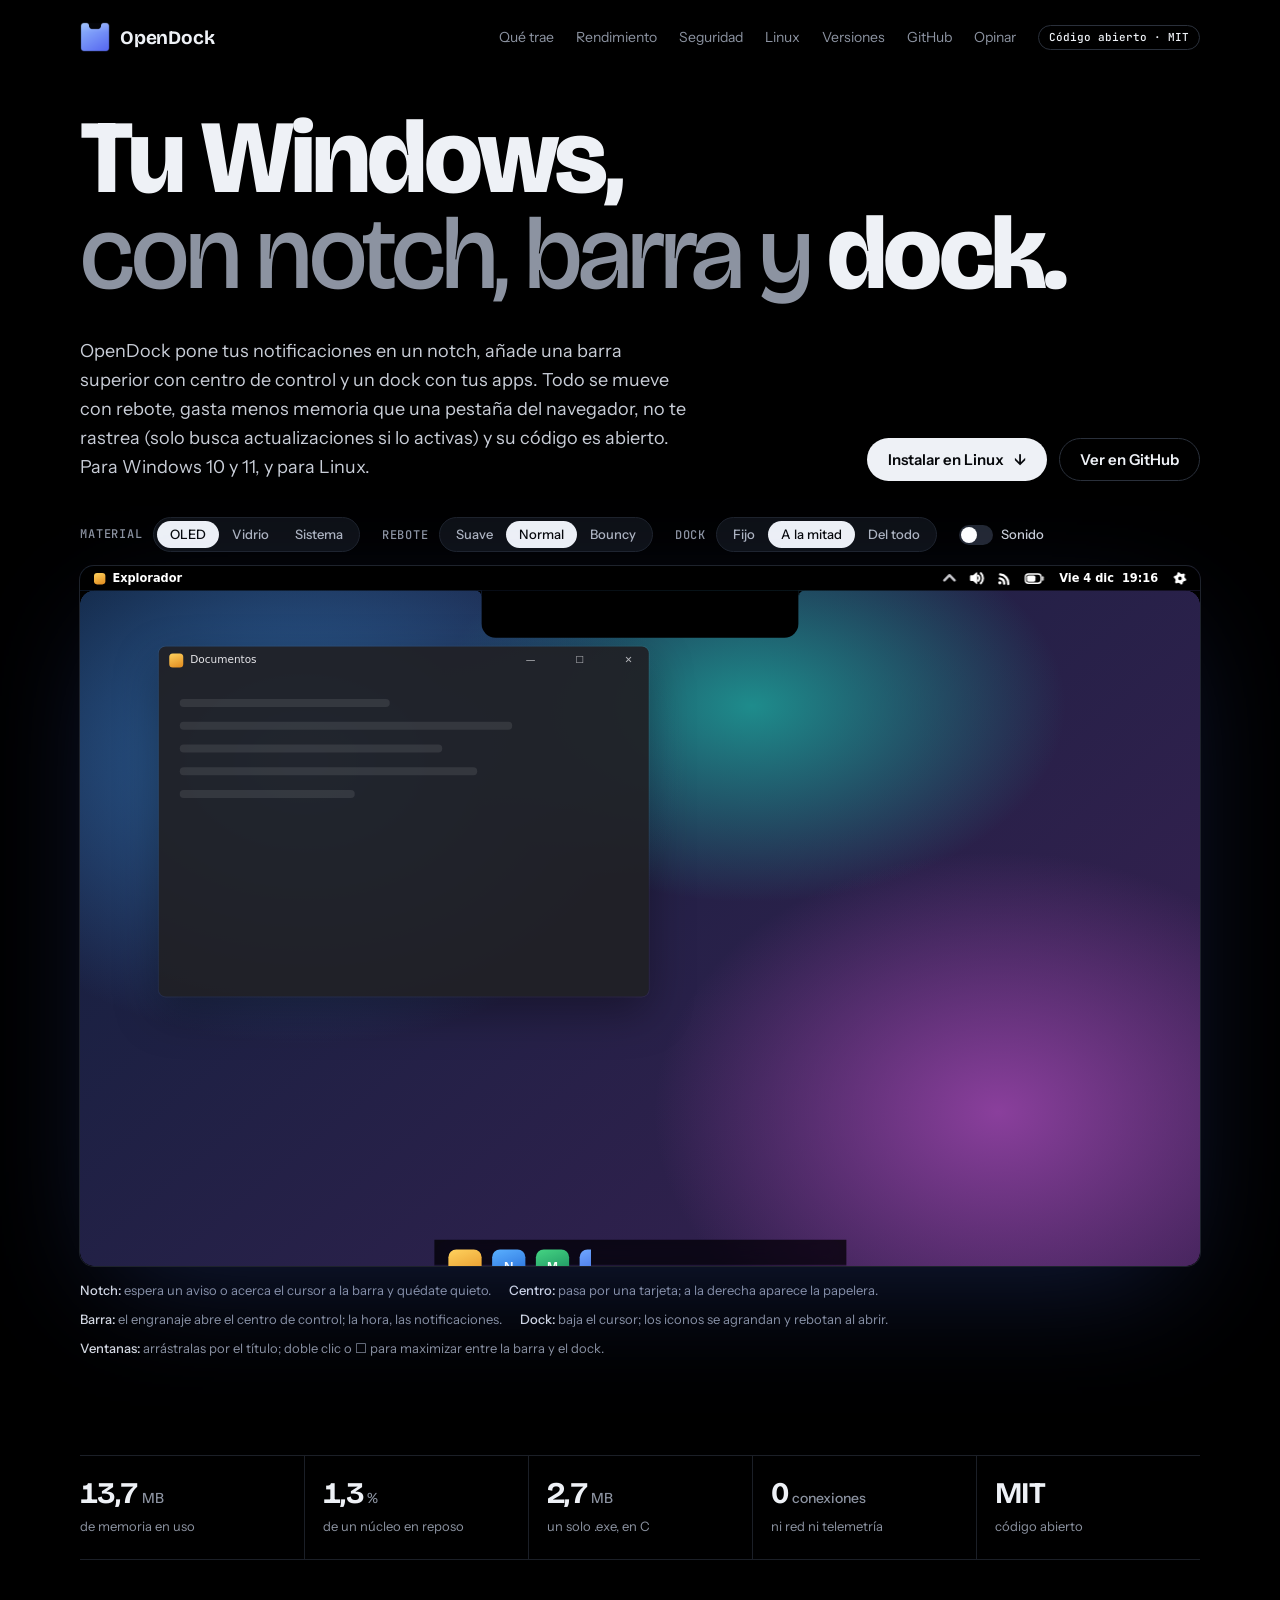
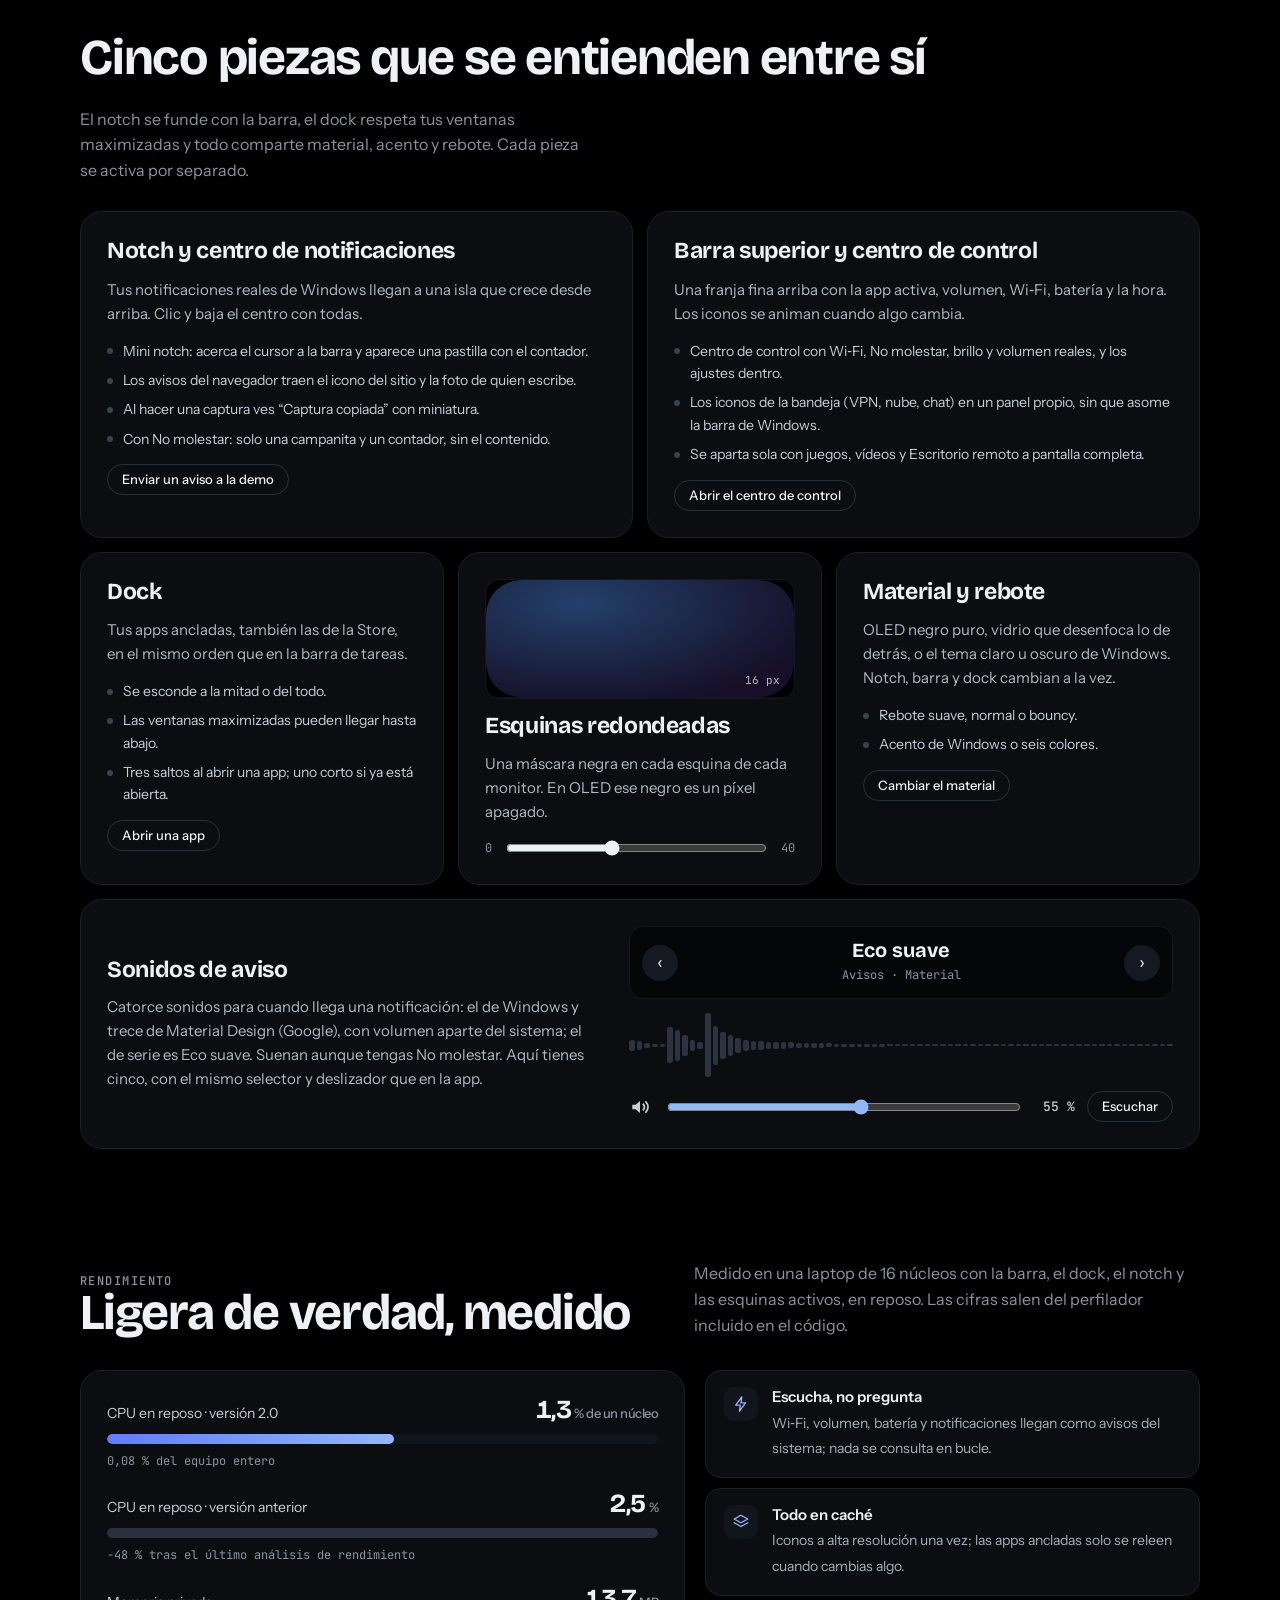
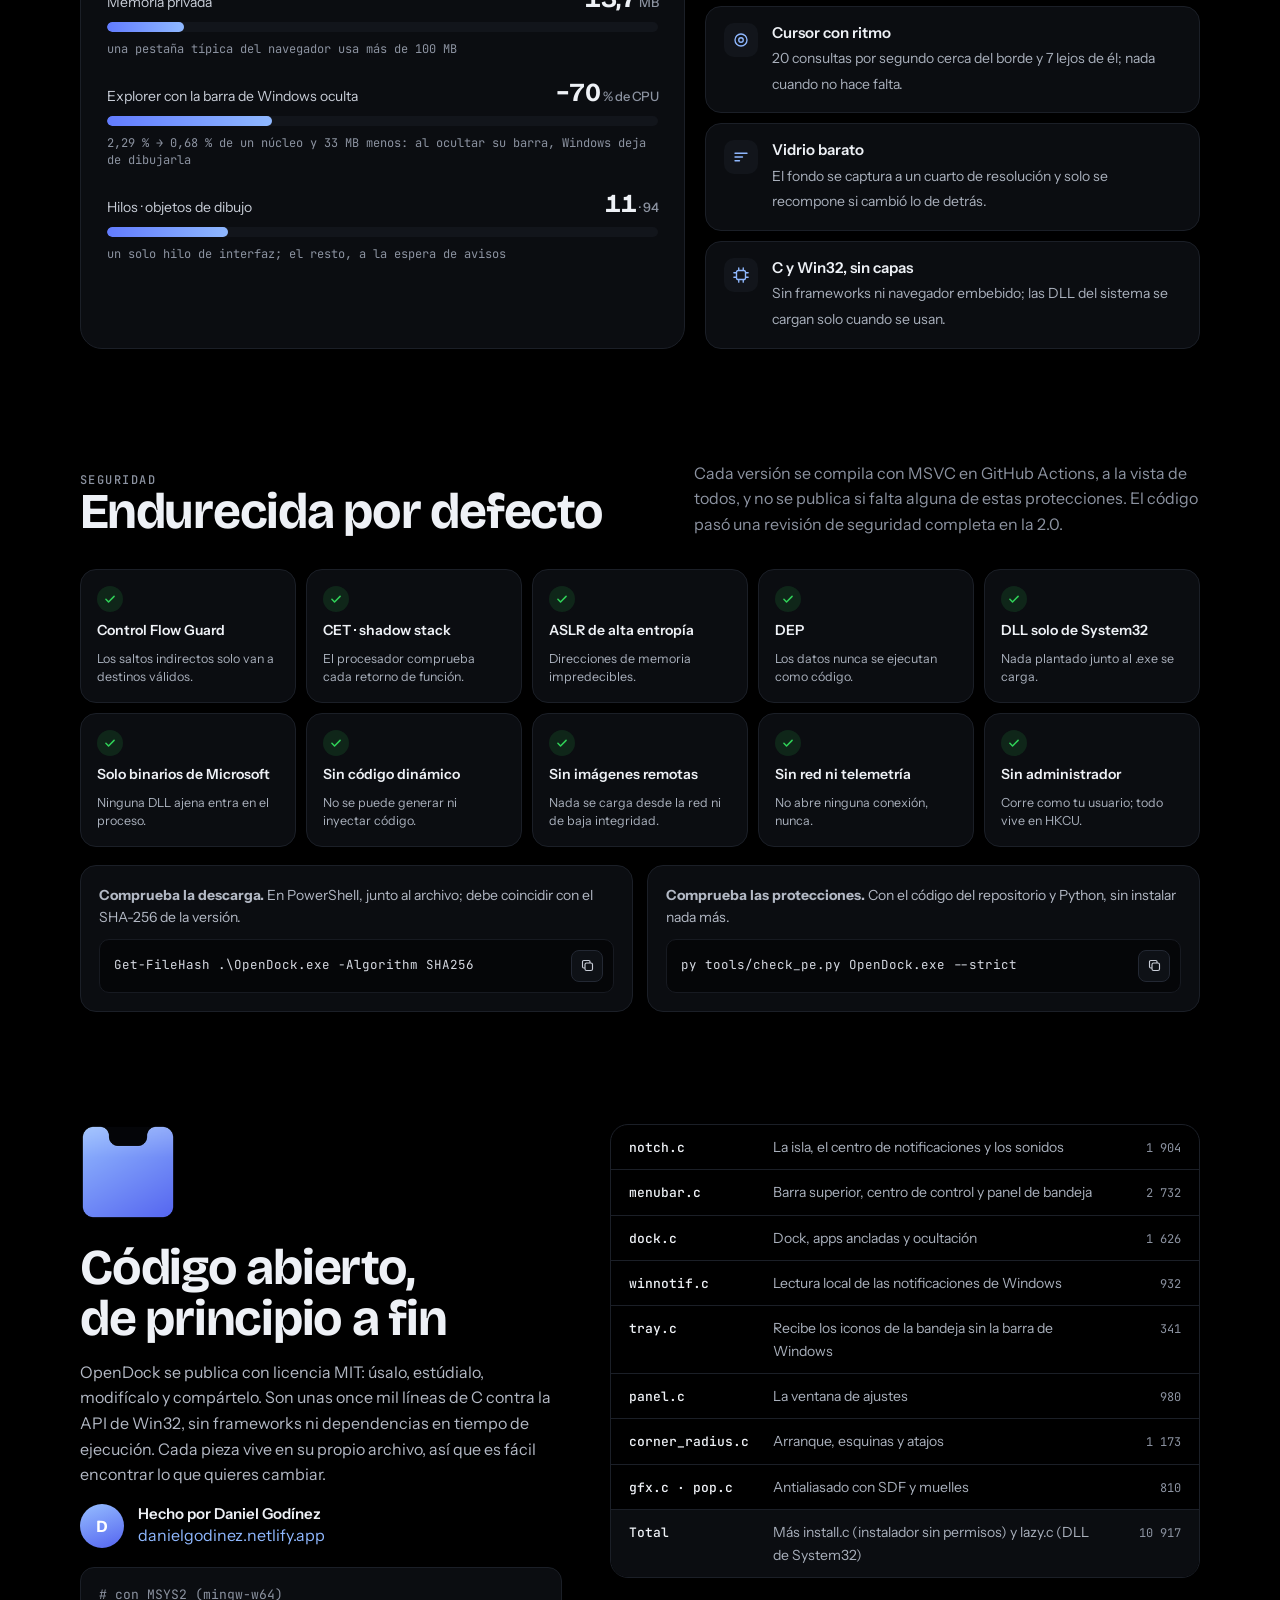
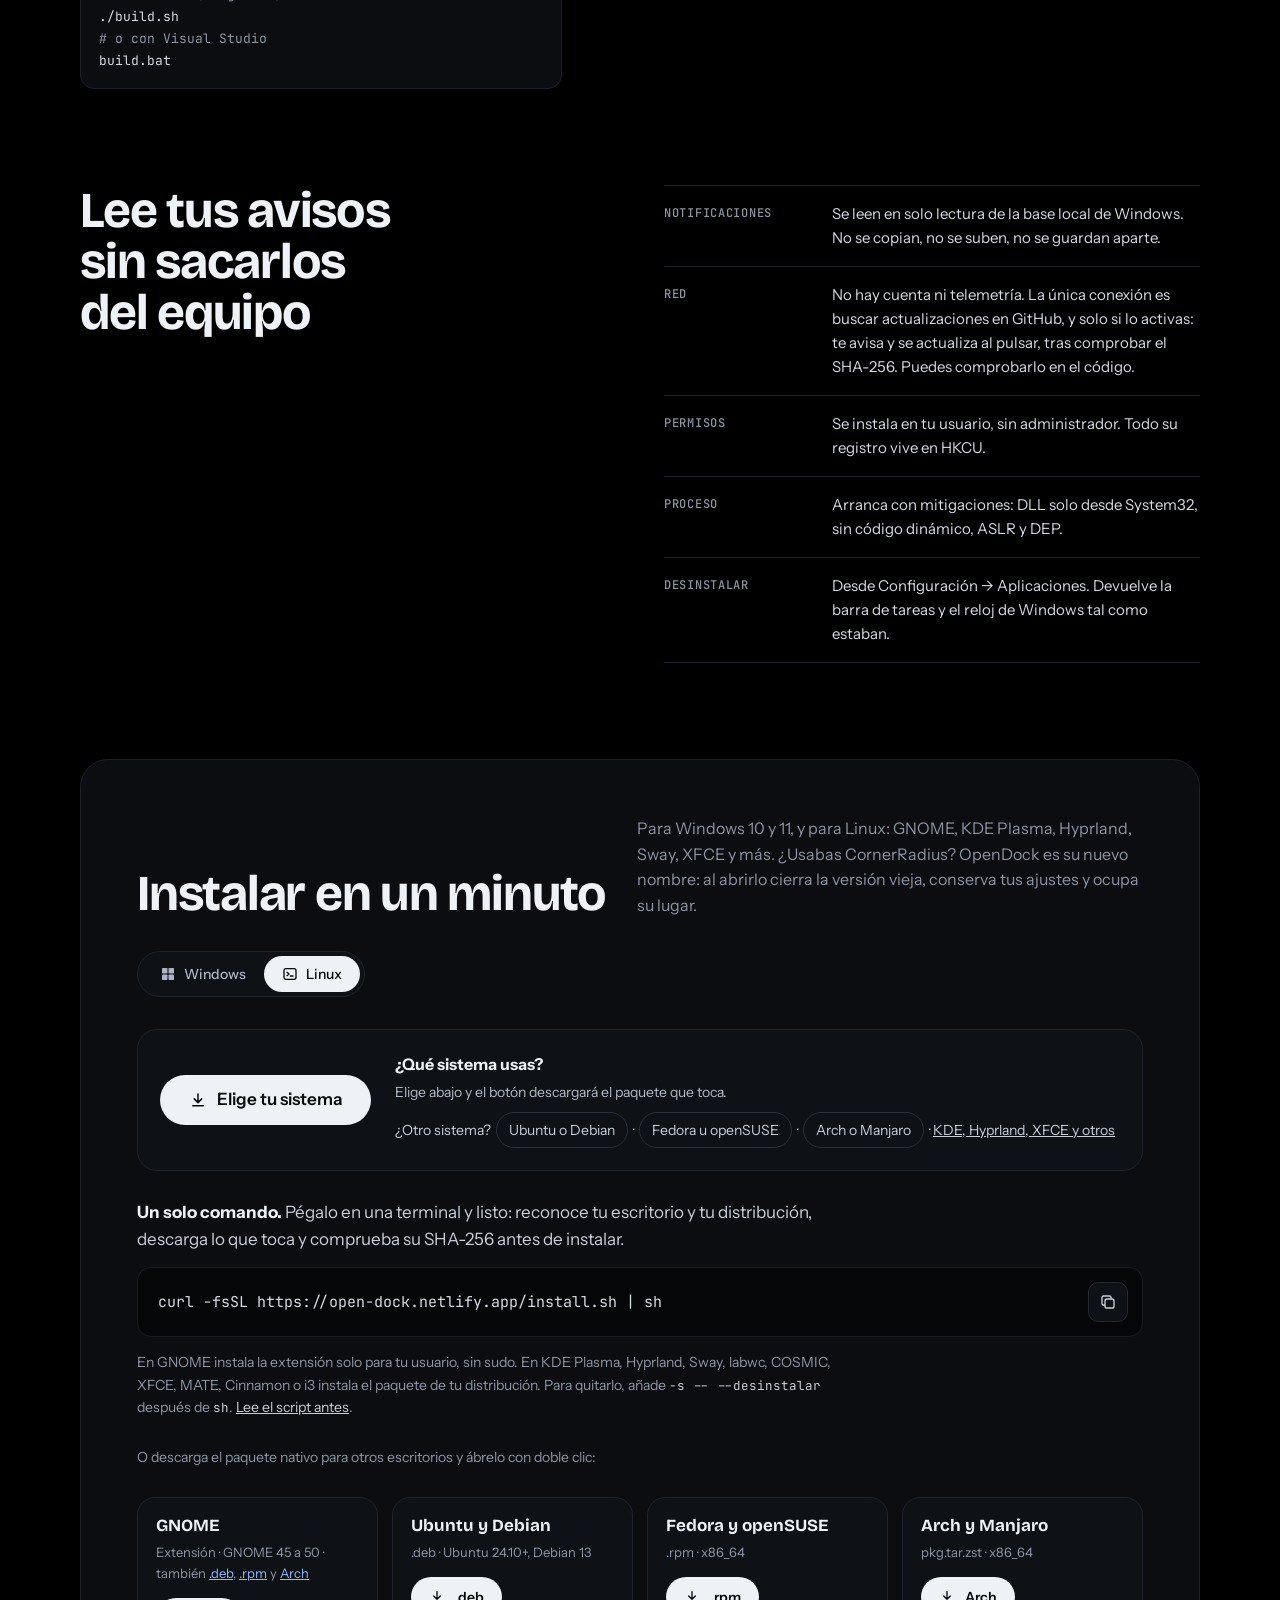
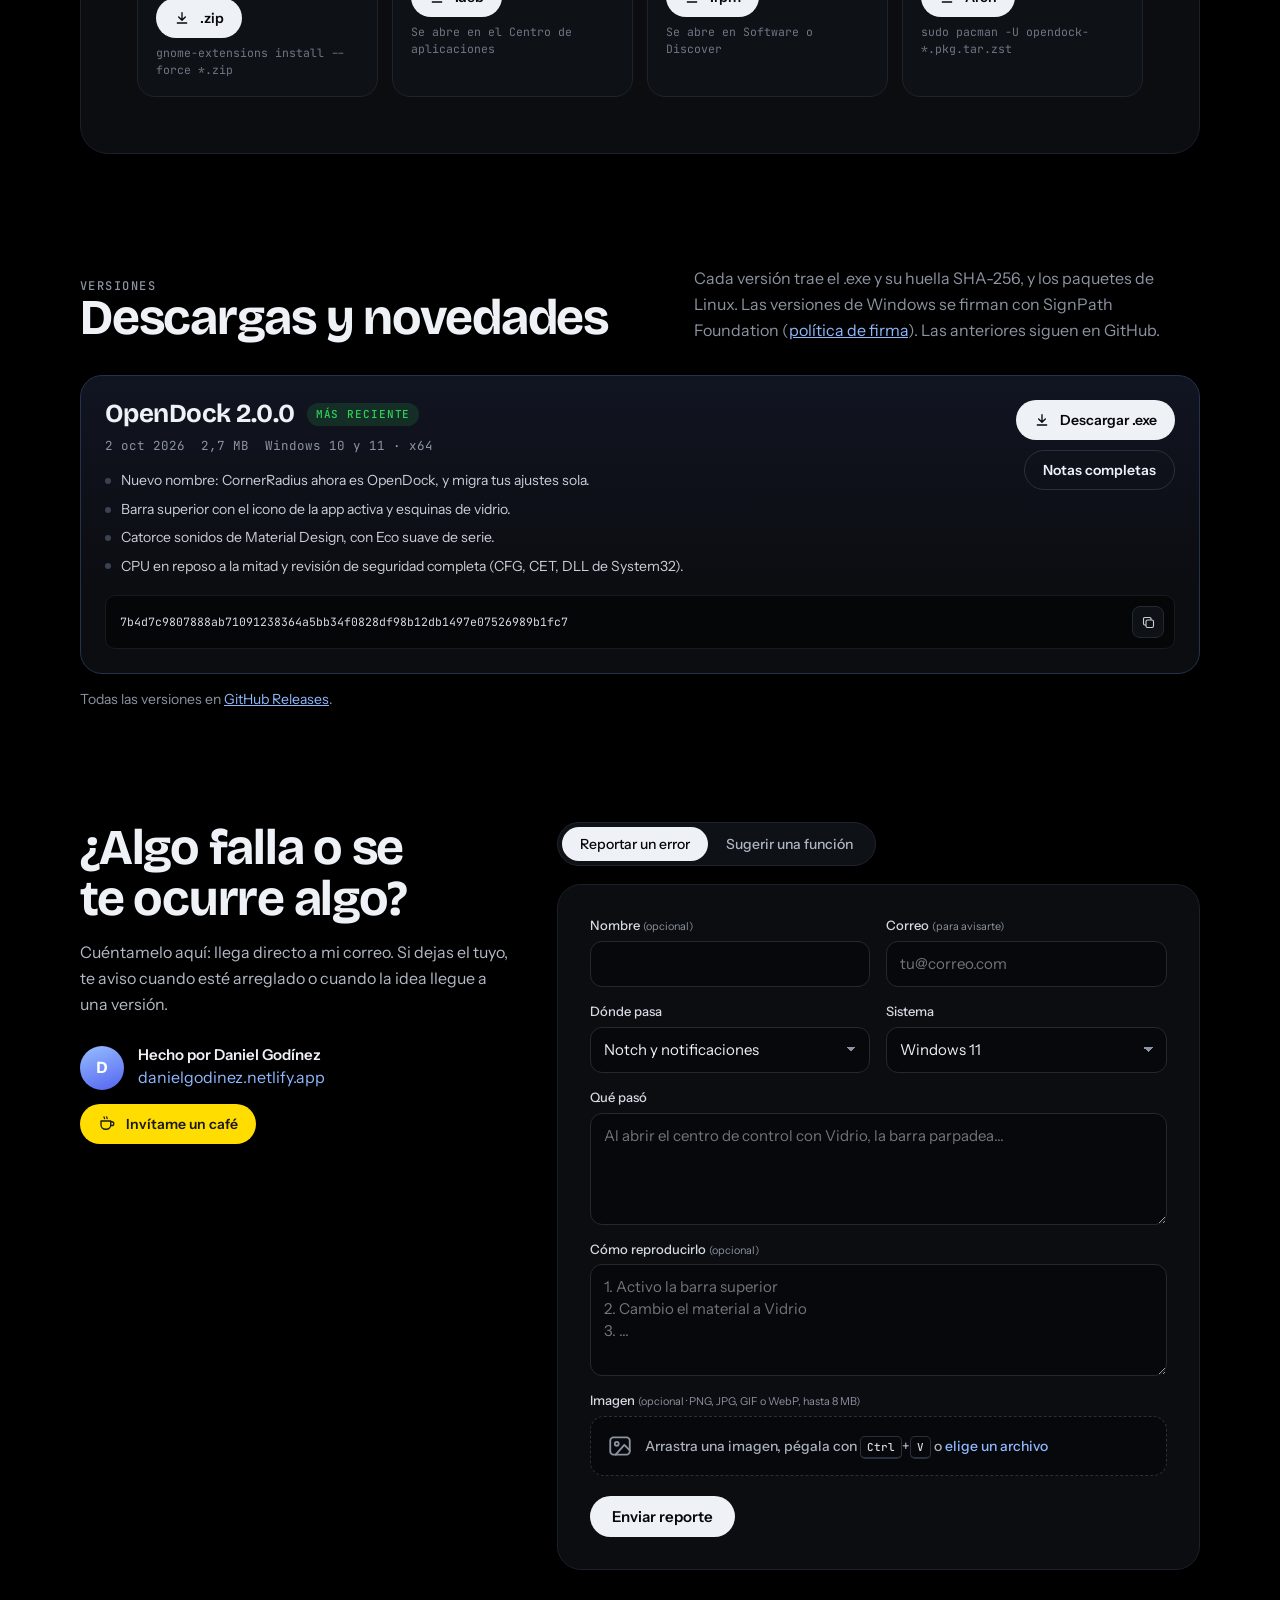
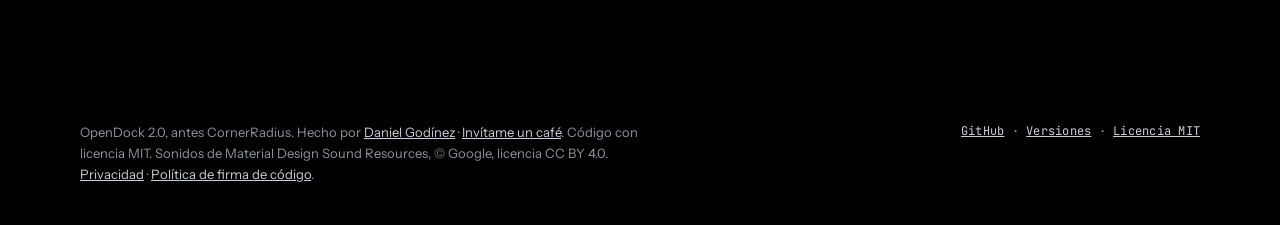
<file: docs/index.html>
<!doctype html>
<html lang="es">
<head>
<meta charset="utf-8">
<meta name="viewport" content="width=device-width, initial-scale=1, viewport-fit=cover">
<title>OpenDock — notch, barra superior y dock para Windows y Linux</title>
<meta name="description" content="OpenDock pone tus notificaciones en un notch y añade una barra superior con centro de control y un dock a Windows 10 y 11 y a Linux. Código abierto, sin telemetría, menos de 15 MB de memoria.">
<meta name="theme-color" content="#000000">
<link rel="canonical" href="https://open-dock.netlify.app/">
<link rel="icon" type="image/png" href="assets/favicon.png">
<link rel="apple-touch-icon" href="assets/apple-touch-icon.png">
<meta property="og:type" content="website">
<meta property="og:title" content="OpenDock">
<meta property="og:description" content="OpenDock pone tus notificaciones en un notch y añade una barra superior con centro de control y un dock a Windows 10 y 11 y a Linux. Código abierto, sin telemetría, menos de 15 MB de memoria.">
<meta property="og:url" content="https://open-dock.netlify.app/">
<meta property="og:image" content="https://open-dock.netlify.app/assets/og.png">
<meta name="twitter:card" content="summary_large_image">
<link rel="preconnect" href="https://fonts.googleapis.com">
<link rel="preconnect" href="https://fonts.gstatic.com" crossorigin>
<link rel="stylesheet" href="https://fonts.googleapis.com/css2?family=Bricolage+Grotesque:opsz,wght@12..96,500;12..96,700;12..96,800&family=Instrument+Sans:wght@400;500;600&family=JetBrains+Mono:wght@400;500&display=swap">
<script>document.documentElement.classList.add('js')</script>
<link rel="stylesheet" href="assets/site.css?v=3fef8a663c">
</head>
<body>
<div class="wrap">
  <header class="top">
    <a class="brand" href="#"><img src="assets/logo.png" alt="">OpenDock</a>
    <nav class="links" aria-label="Secciones">
      <a href="#piezas">Qué trae</a>
      <a href="#rendimiento">Rendimiento</a>
      <a href="#seguridad">Seguridad</a>
      <a href="#linux">Linux</a>
      <a href="#versiones">Versiones</a>
      <a href="https://github.com/JosueGM24/OpenDock">GitHub</a>
      <a href="#opinion">Opinar</a>
      <span class="tag">Código abierto · MIT</span>
    </nav>
  </header>

  <section class="hero">
    <h1><span class="ln">Tu Windows,</span><br><span class="ln soft">con notch, barra y</span> <span class="ln">dock.</span></h1>
    <div class="hero-copy">
      <p class="lede">OpenDock pone tus notificaciones en un notch, añade una barra superior con centro de control y un dock con tus apps. Todo se mueve con rebote, gasta menos memoria que una pestaña del navegador, no te rastrea (solo busca actualizaciones si lo activas) y su código es abierto. Para Windows 10 y 11, y para Linux.</p>
      <div class="cta-row">
        <a class="btn btn-primary" href="#instalar">Instalar OpenDock <span class="arr">↓</span></a>
        <a class="btn btn-ghost" href="https://github.com/JosueGM24/OpenDock">Ver en GitHub</a>
      </div>
      <p class="also" id="alsoLinux"><svg viewBox="0 0 24 24" fill="none" stroke="currentColor" stroke-width="2" stroke-linecap="round" stroke-linejoin="round" aria-hidden="true"><rect x="3" y="4" width="18" height="16" rx="3"/><path d="M7.5 9.5l3 2.5-3 2.5M12.5 15h4"/></svg>¿Usas Linux? <a href="#linux">Instálalo con un solo comando <span aria-hidden="true">→</span></a></p>
    </div>

    <div>
      <div class="controls" role="group" aria-label="Ajustes de la demo">
        <div class="ctl"><span>Material</span><div class="seg" data-bind="mat"><button data-v="oled" aria-pressed="true">OLED</button><button data-v="glass" aria-pressed="false">Vidrio</button><button data-v="system" aria-pressed="false">Sistema</button></div></div>
        <div class="ctl"><span>Rebote</span><div class="seg" data-bind="bounce"><button data-v="soft" aria-pressed="false">Suave</button><button data-v="normal" aria-pressed="true">Normal</button><button data-v="bouncy" aria-pressed="false">Bouncy</button></div></div>
        <div class="ctl"><span>Dock</span><div class="seg" data-bind="hide"><button data-v="no" aria-pressed="false">Fijo</button><button data-v="half" aria-pressed="true">A la mitad</button><button data-v="full" aria-pressed="false">Del todo</button></div></div>
        <button class="switch" id="sndSwitch" aria-pressed="false"><i></i>Sonido</button>
      </div>

      <div class="screen-box" id="screenBox">
        <div class="desk" id="desk" data-mat="oled" style="--rr: 16px" role="img" aria-label="Demo interactiva de OpenDock: barra superior, notch, centro de control y dock sobre un escritorio de Windows">
          <div class="dwin w-files" id="wFiles"><div class="tb"><i style="background:linear-gradient(160deg,#FFD25E,#E08A1E)"></i>Documentos<span class="ctl"><b data-a="min">—</b><b data-a="max">☐</b><b data-a="close">✕</b></span></div>
            <i class="ln" style="top:60px;width:240px"></i><i class="ln" style="top:86px;width:380px"></i><i class="ln" style="top:112px;width:300px"></i><i class="ln" style="top:138px;width:340px"></i><i class="ln" style="top:164px;width:200px"></i></div>
          <div class="dwin w-app gone" id="wApp"><div class="tb"><i id="wAppIco"></i><span id="wAppT">Mensajes</span><span class="ctl"><b data-a="min">—</b><b data-a="max">☐</b><b data-a="close">✕</b></span></div>
            <i class="ln" style="top:60px;width:200px"></i><i class="ln" style="top:86px;width:420px"></i><i class="ln" style="top:112px;width:330px"></i><i class="ln" style="top:138px;width:460px"></i></div>

          <div class="ddock" id="ddock"></div>
          <div class="dzone" id="dzone"></div>

          <div class="dbar" id="dbar">
            <div class="left"><i class="ico" id="barIco"></i><b id="barApp">Explorador</b></div>
            <div class="right" id="barRight"></div>
          </div>
          <i class="dcorner k-tl"></i><i class="dcorner k-tr"></i><i class="dcorner k-bl"></i><i class="dcorner k-br"></i>

          <div class="pop" id="nNotch"><i class="ear l"></i><i class="ear r"></i><div class="body"><div class="content" id="nContent"></div></div></div>
          <div class="pop" id="nCC" style="--r: 24px; --ear: 8px"><i class="ear l"></i><i class="ear r"></i><div class="body"><div class="content" id="ccContent"></div></div></div>
          <div class="dimmer" id="dimmer"></div>
        </div>
      </div>
      <ul class="tips">
        <li><b>Notch:</b> espera un aviso o acerca el cursor a la barra y quédate quieto.</li>
        <li><b>Centro:</b> pasa por una tarjeta; a la derecha aparece la papelera.</li>
        <li><b>Barra:</b> el engranaje abre el centro de control; la hora, las notificaciones.</li>
        <li><b>Dock:</b> baja el cursor; los iconos se agrandan y rebotan al abrir.</li>
        <li><b>Ventanas:</b> arrástralas por el título; doble clic o ☐ para maximizar entre la barra y el dock.</li>
      </ul>
    </div>
  </section>

  <section class="specs" aria-label="Consumo" data-reveal>
    <div class="spec"><div class="v"><span data-count="13.7" data-dec="1">13,7</span><small>MB</small></div><div class="k">de memoria en uso</div></div>
    <div class="spec"><div class="v"><span data-count="1.3" data-dec="1">1,3</span><small>%</small></div><div class="k">de un núcleo en reposo</div></div>
    <div class="spec"><div class="v"><span data-count="2.7" data-dec="1">2,7</span><small>MB</small></div><div class="k">un solo .exe, en C</div></div>
    <div class="spec"><div class="v">0<small>conexiones</small></div><div class="k">ni red ni telemetría</div></div>
    <div class="spec"><div class="v">MIT</div><div class="k">código abierto</div></div>
  </section>

  <section id="piezas" data-reveal>
    <div class="section-head">
      <h2>Cinco piezas que se entienden entre sí</h2>
      <p>El notch se funde con la barra, el dock respeta tus ventanas maximizadas y todo comparte material, acento y rebote. Cada pieza se activa por separado.</p>
    </div>
    <div class="parts">
      <article class="part wide">
        <h3>Notch y centro de notificaciones</h3>
        <p>Tus notificaciones reales de Windows llegan a una isla que crece desde arriba. Clic y baja el centro con todas.</p>
        <ul>
          <li>Mini notch: acerca el cursor a la barra y aparece una pastilla con el contador.</li>
          <li>Los avisos del navegador traen el icono del sitio y la foto de quien escribe.</li>
          <li>Al hacer una captura ves “Captura copiada” con miniatura.</li>
          <li>Con No molestar: solo una campanita y un contador, sin el contenido.</li>
        </ul>
        <button class="try" data-try="note">Enviar un aviso a la demo</button>
      </article>
      <article class="part wide">
        <h3>Barra superior y centro de control</h3>
        <p>Una franja fina arriba con la app activa, volumen, Wi‑Fi, batería y la hora. Los iconos se animan cuando algo cambia.</p>
        <ul>
          <li>Centro de control con Wi‑Fi, No molestar, brillo y volumen reales, y los ajustes dentro.</li>
          <li>Los iconos de la bandeja (VPN, nube, chat) en un panel propio, sin que asome la barra de Windows.</li>
          <li>Se aparta sola con juegos, vídeos y Escritorio remoto a pantalla completa.</li>
        </ul>
        <button class="try" data-try="cc">Abrir el centro de control</button>
      </article>
      <article class="part">
        <h3>Dock</h3>
        <p>Tus apps ancladas, también las de la Store, en el mismo orden que en la barra de tareas.</p>
        <ul>
          <li>Se esconde a la mitad o del todo.</li>
          <li>Las ventanas maximizadas pueden llegar hasta abajo.</li>
          <li>Tres saltos al abrir una app; uno corto si ya está abierta.</li>
        </ul>
        <button class="try" data-try="dock">Abrir una app</button>
      </article>
      <article class="part">
        <div class="vis v-corners" id="vCorners"><i class="k a"></i><i class="k b"></i><i class="k c"></i><i class="k d"></i><output id="rOut">16 px</output></div>
        <h3>Esquinas redondeadas</h3>
        <p>Una máscara negra en cada esquina de cada monitor. En OLED ese negro es un píxel apagado.</p>
        <label class="range">0<input type="range" id="radius" min="0" max="40" value="16" aria-label="Radio de las esquinas">40</label>
      </article>
      <article class="part">
        <h3>Material y rebote</h3>
        <p>OLED negro puro, vidrio que desenfoca lo de detrás, o el tema claro u oscuro de Windows. Notch, barra y dock cambian a la vez.</p>
        <ul><li>Rebote suave, normal o bouncy.</li><li>Acento de Windows o seis colores.</li></ul>
        <button class="try" data-try="mat">Cambiar el material</button>
      </article>
      <article class="part full">
        <div>
          <h3>Sonidos de aviso</h3>
          <p style="margin-top:12px">Catorce sonidos para cuando llega una notificación: el de Windows y trece de Material Design (Google), con volumen aparte del sistema; el de serie es Eco suave. Suenan aunque tengas No molestar. Aquí tienes cinco, con el mismo selector y deslizador que en la app.</p>
        </div>
        <div class="snd">
          <div class="picker">
            <button id="prevS" aria-label="Sonido anterior">‹</button>
            <div class="nm" aria-live="polite"><b id="sName">Eco suave</b><span id="sFam">Avisos · Material</span></div>
            <button id="nextS" aria-label="Sonido siguiente">›</button>
          </div>
          <div class="wform" id="sWave" aria-hidden="true"></div>
          <div class="vol">
            <svg viewBox="0 0 20 20" fill="none" stroke="currentColor" stroke-width="1.6" stroke-linecap="round" aria-hidden="true"><path d="M3 8h3l4-3.5v11L6 12H3z" fill="currentColor" stroke="none"/><path id="vw1" d="M13 7.5a3.5 3.5 0 0 1 0 5"/><path id="vw2" d="M15.3 5.3a6.6 6.6 0 0 1 0 9.4"/></svg>
            <input type="range" id="sVol" min="0" max="100" value="55" aria-label="Volumen de los avisos">
            <output id="sVolOut">55 %</output>
            <button class="try" id="playS">Escuchar</button>
          </div>
        </div>
      </article>
    </div>
  </section>


  <section class="sec" id="rendimiento">
    <div class="section-head" data-reveal>
      <div><p class="eyebrow">Rendimiento</p><h2>Ligera de verdad, medido</h2></div>
      <p>Medido en una laptop de 16 núcleos con la barra, el dock, el notch y las esquinas activos, en reposo. Las cifras salen del perfilador incluido en el código.</p>
    </div>
    <div class="perf">
      <div class="meter" data-reveal>
        <div class="mrow"><div class="top"><span>CPU en reposo · versión 2.0</span><b>1,3<small>% de un núcleo</small></b></div><div class="track"><i style="--w:52%"></i></div><div class="cap">0,08 % del equipo entero</div></div>
        <div class="mrow"><div class="top"><span>CPU en reposo · versión anterior</span><b>2,5<small>%</small></b></div><div class="track old"><i style="--w:100%;--d:.3s"></i></div><div class="cap">−48 % tras el último análisis de rendimiento</div></div>
        <div class="mrow"><div class="top"><span>Memoria privada</span><b>13,7<small>MB</small></b></div><div class="track"><i style="--w:14%;--d:.45s"></i></div><div class="cap">una pestaña típica del navegador usa más de 100 MB</div></div>
        <div class="mrow"><div class="top"><span>Explorer con la barra de Windows oculta</span><b>−70<small>% de CPU</small></b></div><div class="track"><i style="--w:30%;--d:.55s"></i></div><div class="cap">2,29 % → 0,68 % de un núcleo y 33 MB menos: al ocultar su barra, Windows deja de dibujarla</div></div>
        <div class="mrow"><div class="top"><span>Hilos · objetos de dibujo</span><b>11<small>· 94</small></b></div><div class="track"><i style="--w:22%;--d:.6s"></i></div><div class="cap">un solo hilo de interfaz; el resto, a la espera de avisos</div></div>
      </div>
      <div class="hows">
        <div class="how" data-reveal style="--d:0.00s"><span class="ic"><svg viewBox="0 0 24 24" fill="none" stroke="currentColor" stroke-width="1.8" stroke-linecap="round" stroke-linejoin="round"><path d="M13 2.5L5 13.5h6l-1 8 8-11h-6z"/></svg></span><div><b>Escucha, no pregunta</b><span>Wi‑Fi, volumen, batería y notificaciones llegan como avisos del sistema; nada se consulta en bucle.</span></div></div><div class="how" data-reveal style="--d:0.07s"><span class="ic"><svg viewBox="0 0 24 24" fill="none" stroke="currentColor" stroke-width="1.8" stroke-linecap="round" stroke-linejoin="round"><path d="M12 3l9 5-9 5-9-5z"/><path d="M3 13l9 5 9-5"/></svg></span><div><b>Todo en caché</b><span>Iconos a alta resolución una vez; las apps ancladas solo se releen cuando cambias algo.</span></div></div><div class="how" data-reveal style="--d:0.14s"><span class="ic"><svg viewBox="0 0 24 24" fill="none" stroke="currentColor" stroke-width="1.8" stroke-linecap="round"><circle cx="12" cy="12" r="8"/><circle cx="12" cy="12" r="3"/></svg></span><div><b>Cursor con ritmo</b><span>20 consultas por segundo cerca del borde y 7 lejos de él; nada cuando no hace falta.</span></div></div><div class="how" data-reveal style="--d:0.21s"><span class="ic"><svg viewBox="0 0 24 24" fill="none" stroke="currentColor" stroke-width="1.8" stroke-linecap="round" stroke-linejoin="round"><path d="M4 7h16M4 12h10M4 17h6"/></svg></span><div><b>Vidrio barato</b><span>El fondo se captura a un cuarto de resolución y solo se recompone si cambió lo de detrás.</span></div></div><div class="how" data-reveal style="--d:0.28s"><span class="ic"><svg viewBox="0 0 24 24" fill="none" stroke="currentColor" stroke-width="1.8" stroke-linecap="round" stroke-linejoin="round"><rect x="6" y="6" width="12" height="12" rx="2.5"/><path d="M9 2.5v3M15 2.5v3M9 18.5v3M15 18.5v3M2.5 9h3M2.5 15h3M18.5 9h3M18.5 15h3"/></svg></span><div><b>C y Win32, sin capas</b><span>Sin frameworks ni navegador embebido; las DLL del sistema se cargan solo cuando se usan.</span></div></div>
      </div>
    </div>
  </section>

  <section class="sec" id="seguridad">
    <div class="section-head" data-reveal>
      <div><p class="eyebrow">Seguridad</p><h2>Endurecida por defecto</h2></div>
      <p>Cada versión se compila con MSVC en GitHub Actions, a la vista de todos, y no se publica si falta alguna de estas protecciones. El código pasó una revisión de seguridad completa en la 2.0.</p>
    </div>
    <div class="shield">
      <div class="chip" data-reveal style="--d:0.00s"><span class="ok"><svg viewBox="0 0 24 24" fill="none" stroke="currentColor" stroke-width="2.6" stroke-linecap="round" stroke-linejoin="round"><path d="M5 12.5l4.5 4.5L19 7.5"/></svg></span><b>Control Flow Guard</b><span>Los saltos indirectos solo van a destinos válidos.</span></div><div class="chip" data-reveal style="--d:0.06s"><span class="ok"><svg viewBox="0 0 24 24" fill="none" stroke="currentColor" stroke-width="2.6" stroke-linecap="round" stroke-linejoin="round"><path d="M5 12.5l4.5 4.5L19 7.5"/></svg></span><b>CET · shadow stack</b><span>El procesador comprueba cada retorno de función.</span></div><div class="chip" data-reveal style="--d:0.12s"><span class="ok"><svg viewBox="0 0 24 24" fill="none" stroke="currentColor" stroke-width="2.6" stroke-linecap="round" stroke-linejoin="round"><path d="M5 12.5l4.5 4.5L19 7.5"/></svg></span><b>ASLR de alta entropía</b><span>Direcciones de memoria impredecibles.</span></div><div class="chip" data-reveal style="--d:0.18s"><span class="ok"><svg viewBox="0 0 24 24" fill="none" stroke="currentColor" stroke-width="2.6" stroke-linecap="round" stroke-linejoin="round"><path d="M5 12.5l4.5 4.5L19 7.5"/></svg></span><b>DEP</b><span>Los datos nunca se ejecutan como código.</span></div><div class="chip" data-reveal style="--d:0.24s"><span class="ok"><svg viewBox="0 0 24 24" fill="none" stroke="currentColor" stroke-width="2.6" stroke-linecap="round" stroke-linejoin="round"><path d="M5 12.5l4.5 4.5L19 7.5"/></svg></span><b>DLL solo de System32</b><span>Nada plantado junto al .exe se carga.</span></div><div class="chip" data-reveal style="--d:0.12s"><span class="ok"><svg viewBox="0 0 24 24" fill="none" stroke="currentColor" stroke-width="2.6" stroke-linecap="round" stroke-linejoin="round"><path d="M5 12.5l4.5 4.5L19 7.5"/></svg></span><b>Solo binarios de Microsoft</b><span>Ninguna DLL ajena entra en el proceso.</span></div><div class="chip" data-reveal style="--d:0.18s"><span class="ok"><svg viewBox="0 0 24 24" fill="none" stroke="currentColor" stroke-width="2.6" stroke-linecap="round" stroke-linejoin="round"><path d="M5 12.5l4.5 4.5L19 7.5"/></svg></span><b>Sin código dinámico</b><span>No se puede generar ni inyectar código.</span></div><div class="chip" data-reveal style="--d:0.24s"><span class="ok"><svg viewBox="0 0 24 24" fill="none" stroke="currentColor" stroke-width="2.6" stroke-linecap="round" stroke-linejoin="round"><path d="M5 12.5l4.5 4.5L19 7.5"/></svg></span><b>Sin imágenes remotas</b><span>Nada se carga desde la red ni de baja integridad.</span></div><div class="chip" data-reveal style="--d:0.30s"><span class="ok"><svg viewBox="0 0 24 24" fill="none" stroke="currentColor" stroke-width="2.6" stroke-linecap="round" stroke-linejoin="round"><path d="M5 12.5l4.5 4.5L19 7.5"/></svg></span><b>Sin red ni telemetría</b><span>No abre ninguna conexión, nunca.</span></div><div class="chip" data-reveal style="--d:0.36s"><span class="ok"><svg viewBox="0 0 24 24" fill="none" stroke="currentColor" stroke-width="2.6" stroke-linecap="round" stroke-linejoin="round"><path d="M5 12.5l4.5 4.5L19 7.5"/></svg></span><b>Sin administrador</b><span>Corre como tu usuario; todo vive en HKCU.</span></div>
    </div>
    <div class="verify">
      <div class="vbox" data-reveal><p><b>Comprueba la descarga.</b> En PowerShell, junto al archivo; debe coincidir con el SHA-256 de la versión.</p><div class="cmdline"><code>Get-FileHash .\OpenDock.exe -Algorithm SHA256</code><button class="copy" type="button" data-copy="Get-FileHash .\OpenDock.exe -Algorithm SHA256" aria-label="Copiar el comando"><svg class="c1" viewBox="0 0 24 24" fill="none" stroke="currentColor" stroke-width="1.8" stroke-linejoin="round"><rect x="8" y="8" width="12" height="12" rx="2.5"/><path d="M16 8V6a2 2 0 0 0-2-2H6a2 2 0 0 0-2 2v8a2 2 0 0 0 2 2h2"/></svg><svg class="c2" viewBox="0 0 24 24" fill="none" stroke="currentColor" stroke-width="2.4" stroke-linecap="round" stroke-linejoin="round"><path d="M5 12.5l4.5 4.5L19 7.5"/></svg></button></div></div>
      <div class="vbox" data-reveal style="--d:.08s"><p><b>Comprueba las protecciones.</b> Con el código del repositorio y Python, sin instalar nada más.</p><div class="cmdline"><code>py tools/check_pe.py OpenDock.exe --strict</code><button class="copy" type="button" data-copy="py tools/check_pe.py OpenDock.exe --strict" aria-label="Copiar el comando"><svg class="c1" viewBox="0 0 24 24" fill="none" stroke="currentColor" stroke-width="1.8" stroke-linejoin="round"><rect x="8" y="8" width="12" height="12" rx="2.5"/><path d="M16 8V6a2 2 0 0 0-2-2H6a2 2 0 0 0-2 2v8a2 2 0 0 0 2 2h2"/></svg><svg class="c2" viewBox="0 0 24 24" fill="none" stroke="currentColor" stroke-width="2.4" stroke-linecap="round" stroke-linejoin="round"><path d="M5 12.5l4.5 4.5L19 7.5"/></svg></button></div></div>
    </div>
  </section>

  <section class="oss" id="codigo" data-reveal>
    <div>
      <img class="oss-logo" src="assets/logo.png" alt="Logo de OpenDock: un cuadrado azul con el notch negro arriba">
      <h2>Código abierto, de principio a fin</h2>
      <p>OpenDock se publica con licencia MIT: úsalo, estúdialo, modifícalo y compártelo. Son unas once mil líneas de C contra la API de Win32, sin frameworks ni dependencias en tiempo de ejecución. Cada pieza vive en su propio archivo, así que es fácil encontrar lo que quieres cambiar.</p>
      <div class="maker"><span class="av" aria-hidden="true">D</span><div><b>Hecho por Daniel Godínez</b><a href="https://danielgodinez.netlify.app/" rel="noopener">danielgodinez.netlify.app</a></div></div>
      <pre class="cmd"><span class="c"># con MSYS2 (mingw-w64)</span>
./build.sh
<span class="c"># o con Visual Studio</span>
build.bat</pre>
    </div>
    <div class="files" role="table" aria-label="Archivos del código">
      <div class="f" role="row"><code>notch.c</code><span>La isla, el centro de notificaciones y los sonidos</span><em>1 904</em></div>
      <div class="f" role="row"><code>menubar.c</code><span>Barra superior, centro de control y panel de bandeja</span><em>2 732</em></div>
      <div class="f" role="row"><code>dock.c</code><span>Dock, apps ancladas y ocultación</span><em>1 626</em></div>
      <div class="f" role="row"><code>winnotif.c</code><span>Lectura local de las notificaciones de Windows</span><em>932</em></div>
      <div class="f" role="row"><code>tray.c</code><span>Recibe los iconos de la bandeja sin la barra de Windows</span><em>341</em></div>
      <div class="f" role="row"><code>panel.c</code><span>La ventana de ajustes</span><em>980</em></div>
      <div class="f" role="row"><code>corner_radius.c</code><span>Arranque, esquinas y atajos</span><em>1 173</em></div>
      <div class="f" role="row"><code>gfx.c · pop.c</code><span>Antialiasado con SDF y muelles</span><em>810</em></div>
      <div class="f total" role="row"><code>Total</code><span>Más install.c (instalador sin permisos) y lazy.c (DLL de System32)</span><em>10 917</em></div>
    </div>
  </section>

  <section class="quiet" id="privacidad" data-reveal>
    <h2>Lee tus avisos sin sacarlos del equipo</h2>
    <dl class="facts">
      <div class="fact"><dt>Notificaciones</dt><dd>Se leen en solo lectura de la base local de Windows. No se copian, no se suben, no se guardan aparte.</dd></div>
      <div class="fact"><dt>Red</dt><dd>No hay cuenta ni telemetría. La única conexión es buscar actualizaciones en GitHub, y solo si lo activas: te avisa y se actualiza al pulsar, tras comprobar el SHA-256. Puedes comprobarlo en el código.</dd></div>
      <div class="fact"><dt>Permisos</dt><dd>Se instala en tu usuario, sin administrador. Todo su registro vive en HKCU.</dd></div>
      <div class="fact"><dt>Proceso</dt><dd>Arranca con mitigaciones: DLL solo desde System32, sin código dinámico, ASLR y DEP.</dd></div>
      <div class="fact"><dt>Desinstalar</dt><dd>Desde Configuración → Aplicaciones. Devuelve la barra de tareas y el reloj de Windows tal como estaban.</dd></div>
    </dl>
  </section>

  <section class="install" id="instalar" data-reveal>
    <div class="section-head" style="margin:0">
      <h2>Instalar en un minuto</h2>
      <p>Para Windows 10 y 11, y para Linux: GNOME, KDE Plasma, Hyprland, Sway, XFCE y más. ¿Usabas CornerRadius? OpenDock es su nuevo nombre: al abrirlo cierra la versión vieja, conserva tus ajustes y ocupa su lugar.</p>
    </div>
    <div class="tabs os" role="tablist" aria-label="Sistema operativo">
      <button role="tab" id="tabWin" aria-controls="panelWin" aria-selected="true"><svg viewBox="0 0 24 24" fill="currentColor" aria-hidden="true"><rect x="3" y="3" width="8.2" height="8.2" rx="1.2"/><rect x="12.8" y="3" width="8.2" height="8.2" rx="1.2"/><rect x="3" y="12.8" width="8.2" height="8.2" rx="1.2"/><rect x="12.8" y="12.8" width="8.2" height="8.2" rx="1.2"/></svg>Windows</button>
      <button role="tab" id="tabLin" aria-controls="panelLin" aria-selected="false"><svg viewBox="0 0 24 24" fill="none" stroke="currentColor" stroke-width="2" stroke-linecap="round" stroke-linejoin="round" aria-hidden="true"><rect x="3" y="4" width="18" height="16" rx="3"/><path d="M7.5 9.5l3 2.5-3 2.5M12.5 15h4"/></svg>Linux</button>
    </div>
    <div class="ospanel" role="tabpanel" id="panelWin" aria-labelledby="tabWin">
      <ol class="steps">
        <li><b><a href="https://github.com/JosueGM24/OpenDock/releases/latest/download/OpenDock.exe">Descarga OpenDock.exe</a> y ábrelo</b><span>Se abre la configuración. Si Windows muestra SmartScreen, elige “Más información” y “Ejecutar de todas formas”.</span></li>
        <li><b>Pulsa “Instalar en este equipo”</b><span>Se copia a tu carpeta de programas, aparece en Inicio y arranca con Windows.</span></li>
        <li><b>Elige tus piezas</b><span>Activa la barra superior y el dock, ajusta el notch, el material y el sonido.</span></li>
      </ol>
      <p class="signing">Firma de código: free code signing provided by <a href="https://about.signpath.io/" rel="noopener">SignPath.io</a>, certificate by <a href="https://signpath.org/" rel="noopener">SignPath Foundation</a> (en trámite). <a href="firma.html">Política de firma</a> · cada versión publica su SHA-256.</p>
      <div class="keys">
        <div><span class="kbd">Ctrl Alt B</span> barra superior</div>
        <div><span class="kbd">Ctrl Alt D</span> dock</div>
        <div><span class="kbd">Ctrl Alt R</span> esquinas</div>
        <div><span class="kbd">Win Shift S</span> captura al notch</div>
      </div>
    </div>
    <div class="ospanel" role="tabpanel" id="panelLin" aria-labelledby="tabLin" hidden>
      <div class="lininst">
        <a class="btn btn-primary linbtn" id="linBtn" href="https://github.com/JosueGM24/OpenDock/releases/latest/download/opendock-gnome.deb" data-deb="https://github.com/JosueGM24/OpenDock/releases/latest/download/opendock-gnome.deb" data-rpm="https://github.com/JosueGM24/OpenDock/releases/latest/download/opendock-gnome.rpm" data-arch="https://github.com/JosueGM24/OpenDock/releases/latest/download/opendock-gnome-any.pkg.tar.zst"><svg viewBox="0 0 24 24" fill="none" stroke="currentColor" stroke-width="2" stroke-linecap="round" stroke-linejoin="round" aria-hidden="true"><path d="M12 4v11M7 10.5l5 5 5-5M5 19.5h14"/></svg>Instalar</a>
        <div class="lininfo">
          <b id="linFor">Para Ubuntu y Debian con GNOME</b>
          <span id="linHow">Se abre en el Centro de software: pulsa <b>Instalar</b>, cierra sesión y vuelve a entrar. OpenDock se activa solo.</span>
          <span class="linalt" id="linAlt">¿Otro sistema? <button type="button" data-lin="deb">Ubuntu o Debian</button> · <button type="button" data-lin="rpm">Fedora u openSUSE</button> · <button type="button" data-lin="arch">Arch o Manjaro</button> · <a href="#linuxcmd">KDE, Hyprland, XFCE y otros</a></span>
        </div>
      </div>
      <div class="oneline" id="linuxcmd">
        <p class="lead"><b>Un solo comando.</b> Pégalo en una terminal y listo: reconoce tu escritorio y tu distribución, descarga lo que toca y comprueba su SHA-256 antes de instalar.</p>
        <div class="cmdline big"><code>curl -fsSL https://open-dock.netlify.app/install.sh | sh</code><button class="copy" type="button" data-copy="curl -fsSL https://open-dock.netlify.app/install.sh | sh" aria-label="Copiar el comando"><svg class="c1" viewBox="0 0 24 24" fill="none" stroke="currentColor" stroke-width="1.8" stroke-linejoin="round"><rect x="8" y="8" width="12" height="12" rx="2.5"/><path d="M16 8V6a2 2 0 0 0-2-2H6a2 2 0 0 0-2 2v8a2 2 0 0 0 2 2h2"/></svg><svg class="c2" viewBox="0 0 24 24" fill="none" stroke="currentColor" stroke-width="2.4" stroke-linecap="round" stroke-linejoin="round"><path d="M5 12.5l4.5 4.5L19 7.5"/></svg></button></div>
        <p class="fine">En GNOME instala la extensión solo para tu usuario, sin sudo. En KDE Plasma, Hyprland, Sway, labwc, COSMIC, XFCE, MATE, Cinnamon o i3 instala el paquete de tu distribución. Para quitarlo, añade <code>-s -- --desinstalar</code> después de <code>sh</code>. <a href="install.sh">Lee el script antes</a>.</p>
      </div>
      <p class="or">O descarga el paquete nativo para otros escritorios y ábrelo con doble clic:</p>
      <div class="pkgs">
        <article class="pkg"><b>GNOME</b><span>Extensión · GNOME 45 a 50 · también <a href="https://github.com/JosueGM24/OpenDock/releases/latest/download/opendock-gnome.deb">.deb</a>, <a href="https://github.com/JosueGM24/OpenDock/releases/latest/download/opendock-gnome.rpm">.rpm</a> y <a href="https://github.com/JosueGM24/OpenDock/releases/latest/download/opendock-gnome-any.pkg.tar.zst">Arch</a></span><a class="dl" href="https://github.com/JosueGM24/OpenDock/releases/latest/download/opendock@josuegm24.github.io.shell-extension.zip"><svg viewBox="0 0 24 24" fill="none" stroke="currentColor" stroke-width="2" stroke-linecap="round" stroke-linejoin="round"><path d="M12 4v11M7 10.5l5 5 5-5M5 19.5h14"/></svg>.zip</a><small>gnome-extensions install --force *.zip</small></article>
        <article class="pkg"><b>Ubuntu y Debian</b><span>.deb · Ubuntu 24.10+, Debian 13</span><a class="dl" href="https://github.com/JosueGM24/OpenDock/releases/latest/download/opendock-linux-amd64.deb"><svg viewBox="0 0 24 24" fill="none" stroke="currentColor" stroke-width="2" stroke-linecap="round" stroke-linejoin="round"><path d="M12 4v11M7 10.5l5 5 5-5M5 19.5h14"/></svg>.deb</a><small>Se abre en el Centro de aplicaciones</small></article>
        <article class="pkg"><b>Fedora y openSUSE</b><span>.rpm · x86_64</span><a class="dl" href="https://github.com/JosueGM24/OpenDock/releases/latest/download/opendock-linux-x86_64.rpm"><svg viewBox="0 0 24 24" fill="none" stroke="currentColor" stroke-width="2" stroke-linecap="round" stroke-linejoin="round"><path d="M12 4v11M7 10.5l5 5 5-5M5 19.5h14"/></svg>.rpm</a><small>Se abre en Software o Discover</small></article>
        <article class="pkg"><b>Arch y Manjaro</b><span>pkg.tar.zst · x86_64</span><a class="dl" href="https://github.com/JosueGM24/OpenDock/releases/latest/download/opendock-linux-x86_64.pkg.tar.zst"><svg viewBox="0 0 24 24" fill="none" stroke="currentColor" stroke-width="2" stroke-linecap="round" stroke-linejoin="round"><path d="M12 4v11M7 10.5l5 5 5-5M5 19.5h14"/></svg>Arch</a><small>sudo pacman -U opendock-*.pkg.tar.zst</small></article>
      </div>
    </div>
  </section>



  <section class="sec" id="versiones">
    <div class="section-head" data-reveal>
      <div><p class="eyebrow">Versiones</p><h2>Descargas y novedades</h2></div>
      <p>Cada versión trae el .exe y su huella SHA-256, y los paquetes de Linux. Las versiones de Windows se firman con SignPath Foundation (<a href="firma.html">política de firma</a>). Las anteriores siguen en GitHub.</p>
    </div>
    <div class="rels" id="rels" data-reveal>
      <article class="rel latest">
        <div>
          <h3>OpenDock 2.0.0 <span class="badge">Más reciente</span></h3>
          <div class="meta2"><span>2 oct 2026</span><span>2,7 MB</span><span>Windows 10 y 11 · x64</span></div>
          <ul>
            <li>Nuevo nombre: CornerRadius ahora es OpenDock, y migra tus ajustes sola.</li>
            <li>Barra superior con el icono de la app activa y esquinas de vidrio.</li>
            <li>Catorce sonidos de Material Design, con Eco suave de serie.</li>
            <li>CPU en reposo a la mitad y revisión de seguridad completa (CFG, CET, DLL de System32).</li>
          </ul>
        </div>
        <div class="side">
          <a class="dl" href="https://github.com/JosueGM24/OpenDock/releases/download/v2.0.0/OpenDock.exe"><svg viewBox="0 0 24 24" fill="none" stroke="currentColor" stroke-width="2" stroke-linecap="round" stroke-linejoin="round"><path d="M12 4v11M7 10.5l5 5 5-5M5 19.5h14"/></svg>Descargar .exe</a>
          <a class="dl ghost" href="https://github.com/JosueGM24/OpenDock/releases/tag/v2.0.0">Notas completas</a>
        </div>
        <div class="sha"><div class="cmdline"><code>7b4d7c9807888ab71091238364a5bb34f0828df98b12db1497e07526989b1fc7</code><button class="copy" type="button" data-copy="7b4d7c9807888ab71091238364a5bb34f0828df98b12db1497e07526989b1fc7" aria-label="Copiar el SHA-256"><svg class="c1" viewBox="0 0 24 24" fill="none" stroke="currentColor" stroke-width="1.8" stroke-linejoin="round"><rect x="8" y="8" width="12" height="12" rx="2.5"/><path d="M16 8V6a2 2 0 0 0-2-2H6a2 2 0 0 0-2 2v8a2 2 0 0 0 2 2h2"/></svg><svg class="c2" viewBox="0 0 24 24" fill="none" stroke="currentColor" stroke-width="2.4" stroke-linecap="round" stroke-linejoin="round"><path d="M5 12.5l4.5 4.5L19 7.5"/></svg></button></div></div>
      </article>
    </div>
    <p class="rels-foot">Todas las versiones en <a href="https://github.com/JosueGM24/OpenDock/releases">GitHub Releases</a>.</p>
  </section>

  <section class="talk" id="opinion" data-reveal>
    <div class="talk-intro">
      <h2>¿Algo falla o se te ocurre algo?</h2>
      <p>Cuéntamelo aquí: llega directo a mi correo. Si dejas el tuyo, te aviso cuando esté arreglado o cuando la idea llegue a una versión.</p>
      <div class="who">
        <div class="maker"><span class="av" aria-hidden="true">D</span><div><b>Hecho por Daniel Godínez</b><a href="https://danielgodinez.netlify.app/" rel="noopener">danielgodinez.netlify.app</a></div></div>
        <a class="coffee" href="https://buymeacoffee.com/danielgodinez" rel="noopener"><svg viewBox="0 0 24 24" fill="none" stroke="currentColor" stroke-width="1.8" stroke-linecap="round" stroke-linejoin="round" aria-hidden="true"><path d="M4 8h13v5a6 6 0 0 1-6 6H10a6 6 0 0 1-6-6z"/><path d="M17 9h1.5a2.5 2.5 0 0 1 0 5H17"/><path d="M8 2.5c0 1 .8 1.3.8 2.3M11.5 2.5c0 1 .8 1.3.8 2.3"/></svg>Invítame un café</a>
      </div>
    </div>
    <div>
      <div class="tabs" role="tablist" aria-label="Tipo de mensaje">
        <button role="tab" id="tabBug" aria-controls="panelBug" aria-selected="true">Reportar un error</button>
        <button role="tab" id="tabIdea" aria-controls="panelIdea" aria-selected="false">Sugerir una función</button>
      </div>
      <div class="fcard" role="tabpanel" id="panelBug" aria-labelledby="tabBug">
        <form name="reportar-error" method="POST" action="/gracias.html" enctype="multipart/form-data" data-netlify="true" netlify-honeypot="bot-field" novalidate>
          <input type="hidden" name="form-name" value="reportar-error"><input type="hidden" name="version" value="OpenDock 2.3.1">
          <p class="hp"><label>No llenes esto: <input name="bot-field" tabindex="-1" autocomplete="off"></label></p>
          <div class="fgrid">
            <div class="field"><label for="bName">Nombre <small>(opcional)</small></label><input id="bName" name="nombre" autocomplete="name"></div>
            <div class="field"><label for="bMail">Correo <small>(para avisarte)</small></label><input id="bMail" name="correo" type="email" autocomplete="email" placeholder="tu@correo.com"><span class="err" aria-live="polite"></span></div>
            <div class="field"><label for="bPiece">Dónde pasa</label><select id="bPiece" name="pieza"><option>Notch y notificaciones</option><option>Barra superior</option><option>Centro de control</option><option>Dock</option><option>Esquinas redondeadas</option><option>Sonidos</option><option>Instalación</option><option>Otra cosa</option></select></div>
            <div class="field"><label for="bWin">Sistema</label><select id="bWin" name="windows"><option>Windows 11</option><option>Windows 10</option><option>Linux con GNOME</option><option>Linux con otro escritorio</option><option>No lo sé</option></select></div>
            <div class="field full"><label for="bWhat">Qué pasó</label><textarea id="bWhat" name="que-paso" required minlength="10" placeholder="Al abrir el centro de control con Vidrio, la barra parpadea…"></textarea><span class="err" aria-live="polite"></span></div>
            <div class="field full"><label for="bSteps">Cómo reproducirlo <small>(opcional)</small></label><textarea id="bSteps" name="pasos" placeholder="1. Activo la barra superior&#10;2. Cambio el material a Vidrio&#10;3. …"></textarea></div>
            <div class="field full"><label for="bShot">Imagen <small>(opcional · PNG, JPG, GIF o WebP, hasta 8 MB)</small></label>
              <label class="drop" for="bShot" data-drop>
                <input class="vh" id="bShot" name="imagen" type="file" accept="image/png,image/jpeg,image/gif,image/webp">
                <span class="dz"><svg viewBox="0 0 24 24" fill="none" stroke="currentColor" stroke-width="1.7" stroke-linecap="round" stroke-linejoin="round" aria-hidden="true"><rect x="3" y="4" width="18" height="16" rx="3"/><circle cx="9" cy="10" r="1.8"/><path d="M21 16l-5-5-8 9"/></svg><span>Arrastra una imagen, pégala con <kbd>Ctrl</kbd>+<kbd>V</kbd> o <u>elige un archivo</u></span></span>
                <span class="pv" hidden><img alt="Vista previa de la imagen adjunta"><span class="nm"></span><button type="button" class="rm">Quitar</button></span>
              </label><span class="err" aria-live="polite"></span></div>
          </div>
          <div class="factions"><button class="send" type="submit"><span class="spin" aria-hidden="true"></span><span class="lbl">Enviar reporte</span></button><span class="fstatus" role="status" aria-live="polite"></span></div>
        </form>
      </div>
      <div class="fcard" role="tabpanel" id="panelIdea" aria-labelledby="tabIdea" hidden>
        <form name="sugerir-funcion" method="POST" action="/gracias.html" enctype="multipart/form-data" data-netlify="true" netlify-honeypot="bot-field" novalidate>
          <input type="hidden" name="form-name" value="sugerir-funcion"><input type="hidden" name="version" value="OpenDock 2.3.1">
          <p class="hp"><label>No llenes esto: <input name="bot-field" tabindex="-1" autocomplete="off"></label></p>
          <div class="fgrid">
            <div class="field"><label for="iName">Nombre <small>(opcional)</small></label><input id="iName" name="nombre" autocomplete="name"></div>
            <div class="field"><label for="iMail">Correo <small>(opcional)</small></label><input id="iMail" name="correo" type="email" autocomplete="email" placeholder="tu@correo.com"><span class="err" aria-live="polite"></span></div>
            <div class="field full"><label for="iPiece">Para qué parte</label><select id="iPiece" name="pieza"><option>Notch y notificaciones</option><option>Barra superior</option><option>Centro de control</option><option>Dock</option><option>Esquinas redondeadas</option><option>Sonidos</option><option>Instalación</option><option>Otra cosa</option></select></div>
            <div class="field full"><label for="iTitle">Tu idea en una frase</label><input id="iTitle" name="idea" required minlength="5" placeholder="Que el dock muestre la batería de mis audífonos"><span class="err" aria-live="polite"></span></div>
            <div class="field full"><label for="iWhy">Cuéntame más</label><textarea id="iWhy" name="detalle" required minlength="10" placeholder="Qué te gustaría que hiciera y en qué te ayudaría."></textarea><span class="err" aria-live="polite"></span></div>
            <div class="field full"><label for="iShot">Imagen <small>(opcional · PNG, JPG, GIF o WebP, hasta 8 MB)</small></label>
              <label class="drop" for="iShot" data-drop>
                <input class="vh" id="iShot" name="imagen" type="file" accept="image/png,image/jpeg,image/gif,image/webp">
                <span class="dz"><svg viewBox="0 0 24 24" fill="none" stroke="currentColor" stroke-width="1.7" stroke-linecap="round" stroke-linejoin="round" aria-hidden="true"><rect x="3" y="4" width="18" height="16" rx="3"/><circle cx="9" cy="10" r="1.8"/><path d="M21 16l-5-5-8 9"/></svg><span>Arrastra una imagen, pégala con <kbd>Ctrl</kbd>+<kbd>V</kbd> o <u>elige un archivo</u></span></span>
                <span class="pv" hidden><img alt="Vista previa de la imagen adjunta"><span class="nm"></span><button type="button" class="rm">Quitar</button></span>
              </label><span class="err" aria-live="polite"></span></div>
          </div>
          <div class="factions"><button class="send" type="submit"><span class="spin" aria-hidden="true"></span><span class="lbl">Enviar idea</span></button><span class="fstatus" role="status" aria-live="polite"></span></div>
        </form>
      </div>
    </div>
  </section>

  <footer>
    <p>OpenDock 2.0, antes CornerRadius. Hecho por <a href="https://danielgodinez.netlify.app/" rel="noopener">Daniel Godínez</a> · <a href="https://buymeacoffee.com/danielgodinez" rel="noopener">Invítame un café</a>. Código con licencia MIT. Sonidos de Material Design Sound Resources, © Google, licencia CC BY 4.0. <a href="privacidad.html">Privacidad</a> · <a href="firma.html">Política de firma de código</a>.</p>
    <span class="meta"><a href="https://github.com/JosueGM24/OpenDock">GitHub</a> · <a href="https://github.com/JosueGM24/OpenDock/releases">Versiones</a> · <a href="https://github.com/JosueGM24/OpenDock/blob/main/LICENSE">Licencia MIT</a></span>
  </footer>
</div>
<script src="assets/site.js?v=73f553e48e" defer></script>
</body>
</html>
</file>
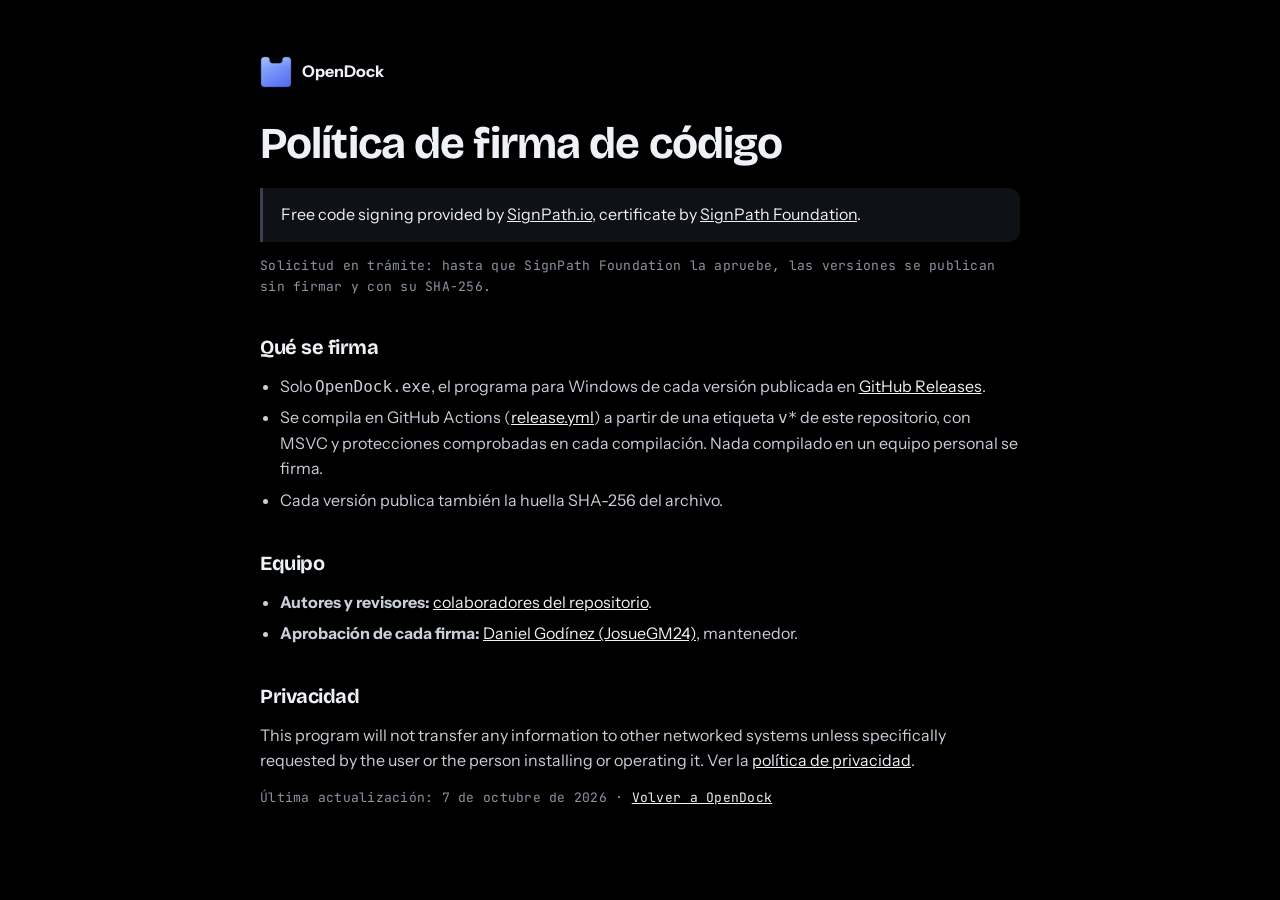
<file: docs/firma.html>
<!doctype html>
<html lang="es">
<head>
<meta charset="utf-8">
<meta name="viewport" content="width=device-width, initial-scale=1">
<title>Política de firma de código — OpenDock</title>
<link rel="canonical" href="https://open-dock.netlify.app/firma.html">
<link rel="icon" type="image/png" href="assets/favicon.png">
<link rel="preconnect" href="https://fonts.googleapis.com">
<link rel="preconnect" href="https://fonts.gstatic.com" crossorigin>
<link rel="stylesheet" href="https://fonts.googleapis.com/css2?family=Bricolage+Grotesque:opsz,wght@12..96,500;12..96,700;12..96,800&family=Instrument+Sans:wght@400;500;600&family=JetBrains+Mono:wght@400;500&display=swap">
<link rel="stylesheet" href="assets/site.css?v=3fef8a663c">
<style>
.doc { max-width: 760px; margin: 0 auto; padding-block: 56px 72px; display: grid; gap: 14px; }
.doc h1 { font: 700 clamp(30px, 5vw, 44px)/1.1 var(--display); letter-spacing: -.02em; margin: 18px 0 6px; }
.doc h2 { font: 700 20px/1.3 var(--display); margin: 22px 0 0; }
.doc p, .doc li { color: #C9CED8; font-size: 16px; line-height: 1.6; }
.doc p { margin: 0; }
.doc ul { margin: 0; padding-left: 20px; display: grid; gap: 6px; }
.doc a { color: var(--ink); }
.doc .meta { color: var(--mute); font-size: 13px; }
.doc blockquote { margin: 0; padding: 14px 18px; border-left: 3px solid #3A414D; background: #0E1116; border-radius: 0 12px 12px 0; color: var(--ink); }
</style>
</head>
<body>
<main class="wrap doc">
  <a href="./" style="display:inline-flex;align-items:center;gap:10px;text-decoration:none;color:var(--ink);font-weight:700"><img src="assets/logo.png" alt="" width="32" height="32">OpenDock</a>

  <h1>Política de firma de código</h1>
  <blockquote>Free code signing provided by <a href="https://about.signpath.io/" rel="noopener">SignPath.io</a>, certificate by <a href="https://signpath.org/" rel="noopener">SignPath Foundation</a>.</blockquote>
  <p class="meta">Solicitud en trámite: hasta que SignPath Foundation la apruebe, las versiones se publican sin firmar y con su SHA-256.</p>
  <h2>Qué se firma</h2>
  <ul>
    <li>Solo <code>OpenDock.exe</code>, el programa para Windows de cada versión publicada en <a href="https://github.com/JosueGM24/OpenDock/releases">GitHub Releases</a>.</li>
    <li>Se compila en GitHub Actions (<a href="https://github.com/JosueGM24/OpenDock/blob/main/.github/workflows/release.yml">release.yml</a>) a partir de una etiqueta <code>v*</code> de este repositorio, con MSVC y protecciones comprobadas en cada compilación. Nada compilado en un equipo personal se firma.</li>
    <li>Cada versión publica también la huella SHA-256 del archivo.</li>
  </ul>
  <h2>Equipo</h2>
  <ul>
    <li><b>Autores y revisores:</b> <a href="https://github.com/JosueGM24/OpenDock/graphs/contributors">colaboradores del repositorio</a>.</li>
    <li><b>Aprobación de cada firma:</b> <a href="https://github.com/JosueGM24">Daniel Godínez (JosueGM24)</a>, mantenedor.</li>
  </ul>
  <h2>Privacidad</h2>
  <p>This program will not transfer any information to other networked systems unless specifically requested by the user or the person installing or operating it. Ver la <a href="privacidad.html">política de privacidad</a>.</p>
  <p class="meta">Última actualización: 7 de octubre de 2026 · <a href="./">Volver a OpenDock</a></p>
</main>
</body>
</html>
</file>
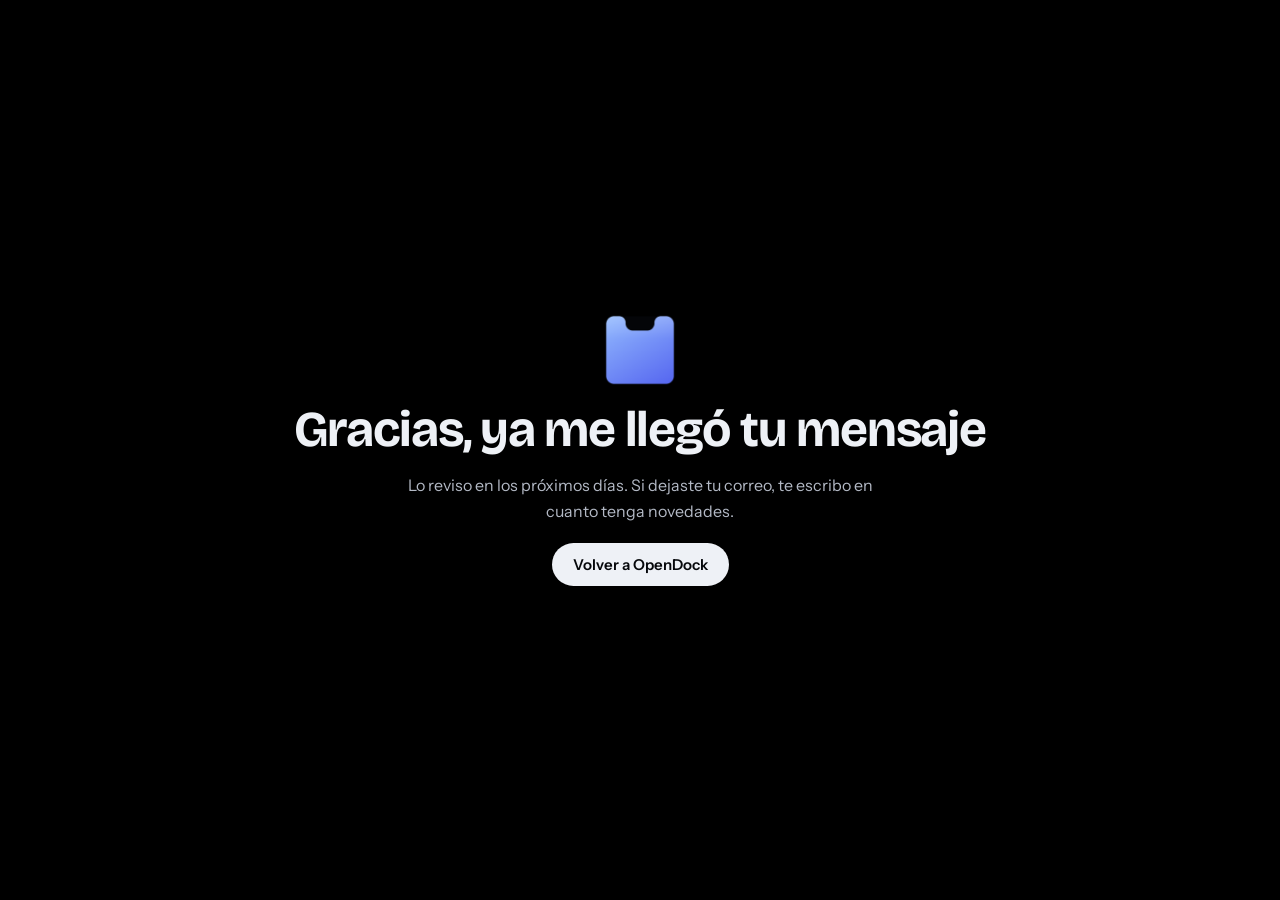
<file: docs/gracias.html>
<!doctype html>
<html lang="es">
<head>
<meta charset="utf-8">
<meta name="viewport" content="width=device-width, initial-scale=1">
<title>Gracias — OpenDock</title>
<meta name="robots" content="noindex">
<link rel="icon" type="image/png" href="assets/favicon.png">
<link rel="preconnect" href="https://fonts.googleapis.com">
<link rel="preconnect" href="https://fonts.gstatic.com" crossorigin>
<link rel="stylesheet" href="https://fonts.googleapis.com/css2?family=Bricolage+Grotesque:opsz,wght@12..96,500;12..96,700;12..96,800&family=Instrument+Sans:wght@400;500;600&family=JetBrains+Mono:wght@400;500&display=swap">
<link rel="stylesheet" href="assets/site.css?v=3fef8a663c">
</head>
<body>
<div class="wrap" style="min-height:100vh;display:grid;place-content:center;gap:18px;text-align:center;justify-items:center">
  <img src="assets/logo.png" alt="" width="72" height="72">
  <h2>Gracias, ya me llegó tu mensaje</h2>
  <p style="color:#B3B9C5;max-width:44ch;margin:0">Lo reviso en los próximos días. Si dejaste tu correo, te escribo en cuanto tenga novedades.</p>
  <a class="btn btn-primary" href="./">Volver a OpenDock</a>
</div>
</body>
</html>
</file>
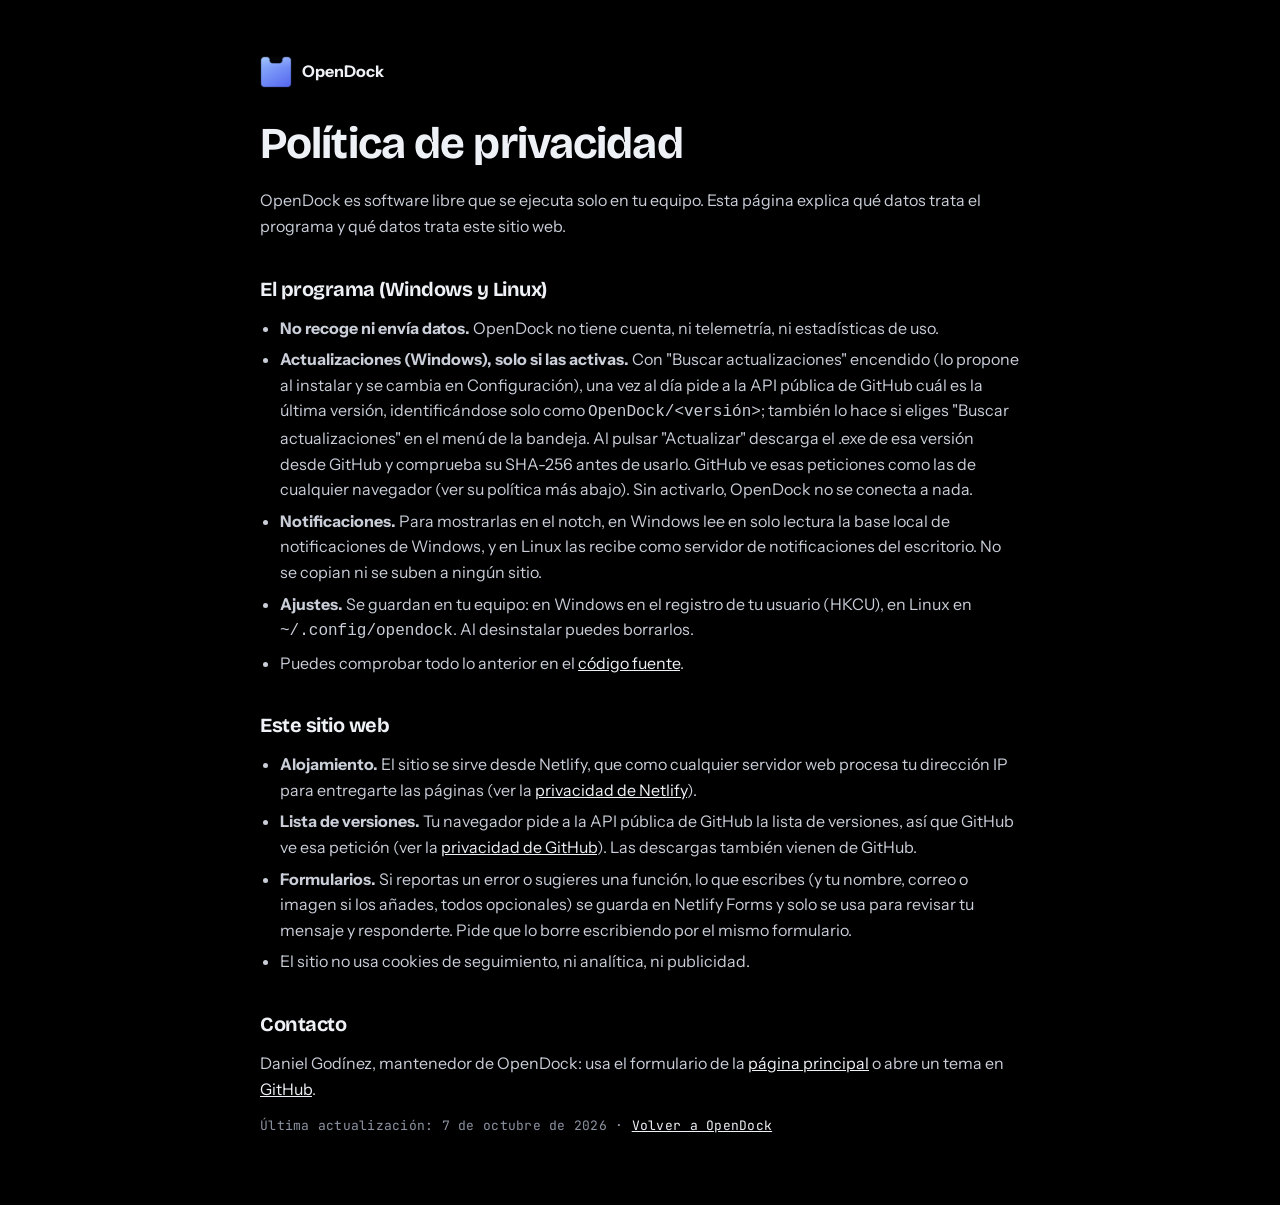
<file: docs/privacidad.html>
<!doctype html>
<html lang="es">
<head>
<meta charset="utf-8">
<meta name="viewport" content="width=device-width, initial-scale=1">
<title>Privacidad — OpenDock</title>
<link rel="canonical" href="https://open-dock.netlify.app/privacidad.html">
<link rel="icon" type="image/png" href="assets/favicon.png">
<link rel="preconnect" href="https://fonts.googleapis.com">
<link rel="preconnect" href="https://fonts.gstatic.com" crossorigin>
<link rel="stylesheet" href="https://fonts.googleapis.com/css2?family=Bricolage+Grotesque:opsz,wght@12..96,500;12..96,700;12..96,800&family=Instrument+Sans:wght@400;500;600&family=JetBrains+Mono:wght@400;500&display=swap">
<link rel="stylesheet" href="assets/site.css?v=3fef8a663c">
<style>
.doc { max-width: 760px; margin: 0 auto; padding-block: 56px 72px; display: grid; gap: 14px; }
.doc h1 { font: 700 clamp(30px, 5vw, 44px)/1.1 var(--display); letter-spacing: -.02em; margin: 18px 0 6px; }
.doc h2 { font: 700 20px/1.3 var(--display); margin: 22px 0 0; }
.doc p, .doc li { color: #C9CED8; font-size: 16px; line-height: 1.6; }
.doc p { margin: 0; }
.doc ul { margin: 0; padding-left: 20px; display: grid; gap: 6px; }
.doc a { color: var(--ink); }
.doc .meta { color: var(--mute); font-size: 13px; }
.doc blockquote { margin: 0; padding: 14px 18px; border-left: 3px solid #3A414D; background: #0E1116; border-radius: 0 12px 12px 0; color: var(--ink); }
</style>
</head>
<body>
<main class="wrap doc">
  <a href="./" style="display:inline-flex;align-items:center;gap:10px;text-decoration:none;color:var(--ink);font-weight:700"><img src="assets/logo.png" alt="" width="32" height="32">OpenDock</a>

  <h1>Política de privacidad</h1>
  <p>OpenDock es software libre que se ejecuta solo en tu equipo. Esta página explica qué datos trata el programa y qué datos trata este sitio web.</p>
  <h2>El programa (Windows y Linux)</h2>
  <ul>
    <li><b>No recoge ni envía datos.</b> OpenDock no tiene cuenta, ni telemetría, ni estadísticas de uso.</li>
    <li><b>Actualizaciones (Windows), solo si las activas.</b> Con "Buscar actualizaciones" encendido (lo propone al instalar y se cambia en Configuración), una vez al día pide a la API pública de GitHub cuál es la última versión, identificándose solo como <code>OpenDock/&lt;versión&gt;</code>; también lo hace si eliges "Buscar actualizaciones" en el menú de la bandeja. Al pulsar "Actualizar" descarga el .exe de esa versión desde GitHub y comprueba su SHA-256 antes de usarlo. GitHub ve esas peticiones como las de cualquier navegador (ver su política más abajo). Sin activarlo, OpenDock no se conecta a nada.</li>
    <li><b>Notificaciones.</b> Para mostrarlas en el notch, en Windows lee en solo lectura la base local de notificaciones de Windows, y en Linux las recibe como servidor de notificaciones del escritorio. No se copian ni se suben a ningún sitio.</li>
    <li><b>Ajustes.</b> Se guardan en tu equipo: en Windows en el registro de tu usuario (HKCU), en Linux en <code>~/.config/opendock</code>. Al desinstalar puedes borrarlos.</li>
    <li>Puedes comprobar todo lo anterior en el <a href="https://github.com/JosueGM24/OpenDock">código fuente</a>.</li>
  </ul>
  <h2>Este sitio web</h2>
  <ul>
    <li><b>Alojamiento.</b> El sitio se sirve desde Netlify, que como cualquier servidor web procesa tu dirección IP para entregarte las páginas (ver la <a href="https://www.netlify.com/privacy/" rel="noopener">privacidad de Netlify</a>).</li>
    <li><b>Lista de versiones.</b> Tu navegador pide a la API pública de GitHub la lista de versiones, así que GitHub ve esa petición (ver la <a href="https://docs.github.com/site-policy/privacy-policies/github-general-privacy-statement" rel="noopener">privacidad de GitHub</a>). Las descargas también vienen de GitHub.</li>
    <li><b>Formularios.</b> Si reportas un error o sugieres una función, lo que escribes (y tu nombre, correo o imagen si los añades, todos opcionales) se guarda en Netlify Forms y solo se usa para revisar tu mensaje y responderte. Pide que lo borre escribiendo por el mismo formulario.</li>
    <li>El sitio no usa cookies de seguimiento, ni analítica, ni publicidad.</li>
  </ul>
  <h2>Contacto</h2>
  <p>Daniel Godínez, mantenedor de OpenDock: usa el formulario de la <a href="./#opinion">página principal</a> o abre un tema en <a href="https://github.com/JosueGM24/OpenDock/issues">GitHub</a>.</p>
  <p class="meta">Última actualización: 7 de octubre de 2026 · <a href="./">Volver a OpenDock</a></p>
</main>
</body>
</html>
</file>
<file: docs/assets/site.css>
:root { padding-top: env(safe-area-inset-top, 0px); padding-bottom: env(safe-area-inset-bottom, 0px); }
body { margin: 0; }
img { max-width: 100%; }
[hidden] { display: none !important; }
:root {
  color-scheme: dark;
  --oled: #000000;
  --ink: #EEF1F6;
  --mute: #8C93A1;
  --line: #1B1F27;
  --panel: #0B0D11;
  --accent: #8FB8FF;
  --accent-2: #627CFF;
  --display: "Bricolage Grotesque", "Segoe UI Variable Display", "Segoe UI", system-ui, sans-serif;
  --body: "Instrument Sans", "Segoe UI Variable Text", "Segoe UI", system-ui, sans-serif;
  --mono: "JetBrains Mono", "Cascadia Mono", Consolas, monospace;
  --spring: cubic-bezier(.34, 1.56, .64, 1);
  --spring-t: .7s;
}
:root[data-bounce="soft"]   { --spring: cubic-bezier(.3, 1.12, .5, 1); --spring-t: .6s; }
:root[data-bounce="bouncy"] { --spring: cubic-bezier(.28, 2.0, .48, 1); --spring-t: .85s; }
* { box-sizing: border-box; }
body { background: var(--oled); color: var(--ink); font: 16px/1.6 var(--body); padding-inline: 20px; -webkit-font-smoothing: antialiased; }
.wrap { max-width: 1120px; margin-inline: auto; }
a { color: var(--accent); }
button { font: inherit; color: inherit; }
:focus-visible { outline: 2px solid var(--accent); outline-offset: 3px; border-radius: 6px; }
.meta { font: 12px/1.5 var(--mono); color: var(--mute); letter-spacing: .02em; }

/* ── cabecera ── */
header.top { display: flex; align-items: center; justify-content: space-between; gap: 16px; padding-block: 22px; }
.brand { display: flex; align-items: center; gap: 10px; font: 700 19px/1 var(--display); letter-spacing: -.01em; color: var(--ink); text-decoration: none; }
.brand img { width: 30px; height: 30px; display: block; }
nav.links { display: flex; gap: 22px; font-size: 14px; align-items: center; }
nav.links a { color: var(--mute); text-decoration: none; }
nav.links a:hover { color: var(--ink); }
.tag { font: 500 11px/1 var(--mono); color: var(--ink); border: 1px solid #2A303B; border-radius: 999px; padding: 6px 10px; }

/* ── héroe ── */
.hero { padding-block: 36px 24px; display: grid; gap: 36px; }
.hero h1 { font: 800 clamp(44px, 8.4vw, 104px)/.92 var(--display); letter-spacing: -.035em; margin: 0; text-wrap: balance; }
.hero h1 .soft { color: var(--mute); font-weight: 500; }
.hero-copy { display: grid; grid-template-columns: minmax(0, 1.3fr) minmax(0, 1fr); gap: 32px; align-items: end; }
.lede { font-size: 18px; color: #C9CED8; max-width: 52ch; margin: 0; }
.cta-row { display: flex; flex-wrap: wrap; gap: 12px; align-items: center; justify-self: end; }
.also { grid-column: 1 / -1; justify-self: end; margin: 0; display: inline-flex; align-items: center; gap: 8px; font-size: 14px; color: #8E95A3; }
.also svg { width: 16px; height: 16px; flex: none; }
.also a { color: var(--ink); font-weight: 600; text-decoration: none; border-bottom: 1px solid #3A414D; }
.also a:hover { border-color: var(--ink); }
.btn { display: inline-flex; align-items: center; gap: 10px; padding: 13px 20px; border-radius: 999px; font: 600 15px/1 var(--body); text-decoration: none; border: 1px solid transparent; cursor: pointer; transition: transform .45s var(--spring); }
.btn:hover { transform: translateY(-2px) scale(1.02); }
.btn-primary { background: var(--ink); color: #06080B; }
.btn-ghost { color: var(--ink); border-color: #2A303B; background: transparent; }

/* ── controles de la demo ── */
.controls { display: flex; flex-wrap: wrap; gap: 10px 22px; align-items: center; margin-bottom: 14px; }
.ctl { display: flex; align-items: center; gap: 10px; }
.ctl > span { font: 500 12px/1 var(--mono); color: var(--mute); text-transform: uppercase; letter-spacing: .07em; }
.seg { display: inline-flex; background: #0E1116; border: 1px solid #1E232C; border-radius: 999px; padding: 3px; }
.seg button { border: 0; background: transparent; padding: 7px 13px; border-radius: 999px; font: 500 13px/1 var(--body); color: #AEB5C2; cursor: pointer; transition: background .25s, color .25s; }
.seg button[aria-pressed="true"] { background: var(--ink); color: #06080B; }
.switch { display: inline-flex; align-items: center; gap: 8px; background: none; border: 0; cursor: pointer; padding: 0; font: 500 13px/1 var(--body); color: #C9CED8; }
.switch i { width: 34px; height: 20px; border-radius: 999px; background: #232833; position: relative; transition: background .25s; }
.switch i::after { content: ""; position: absolute; left: 2px; top: 2px; width: 16px; height: 16px; border-radius: 50%; background: #fff; transition: transform .5s var(--spring); }
.switch[aria-pressed="true"] i { background: var(--accent-2); }
.switch[aria-pressed="true"] i::after { transform: translateX(14px); }

/* ── pantalla de demo: un monitor de 1280×800 px lógicos, escalado ── */
.screen-box { position: relative; width: 100%; aspect-ratio: 16 / 10; max-width: 100%; border-radius: 14px; overflow: hidden;
  box-shadow: 0 0 0 1px #1E232C, 0 40px 120px -30px rgba(80, 120, 255, .25); background: #0B0F18; }
.desk { position: absolute; left: 0; top: 0; width: 1280px; height: 800px; transform-origin: 0 0; overflow: hidden; isolation: isolate;
  user-select: none; -webkit-user-select: none; cursor: default;
  font-family: "Segoe UI Variable Text", "Segoe UI", system-ui, sans-serif;
  background:
    radial-gradient(55% 65% at 20% 28%, #2F6AA6 0%, transparent 62%),
    radial-gradient(48% 58% at 82% 78%, #8A3F9C 0%, transparent 64%),
    radial-gradient(40% 40% at 60% 20%, #1E8C8C 0%, transparent 70%),
    linear-gradient(140deg, #10213D, #3A2052);
  --bg: #000; --fg: #FFF; --fg2: #AEAEB2; --fg3: #6E6E73; --card: #1C1C1E; --cardHot: #2C2C2E; --line: #38383A;
  --barbg: #000; --barfg: #FFF; --barfg2: #C7C7CC;
  --ccbg: #000; --cccard: #1C1C1E; --track: #3A3A3C; --fill: #FFF; --ink: #1C1C1E;
  --accent: #60CDFF; --glass: none; --ccglass: none; --hair: transparent;
  --dockbg: rgba(0, 0, 0, .75); --run: #FFF; }
.desk[data-mat="glass"] { --bg: rgba(28, 28, 30, .52); --barbg: rgba(28, 28, 30, .52); --card: rgba(255, 255, 255, .075); --cardHot: rgba(255, 255, 255, .13);
  --ccbg: rgba(28, 28, 30, .58); --cccard: rgba(255, 255, 255, .09); --glass: blur(14px) saturate(1.5); --ccglass: blur(22px) saturate(1.5);
  --dockbg: rgba(28, 28, 30, .75); }
.desk[data-mat="system"] { --bg: #F2F2F7; --fg: #000; --fg2: #6C6C70; --fg3: #A1A1A6; --card: #FFF; --cardHot: #E5E5EA; --line: #D1D1D6;
  --barbg: #F2F2F7; --barfg: #000; --barfg2: #3C3C43; --ccbg: #E5E5EA; --cccard: #FFF; --track: #E5E5EA; --fill: #1C1C1E; --ink: #FFF;
  --accent: #005FB8; --hair: rgba(199, 199, 204, .55); --dockbg: rgba(242, 242, 247, .75); --run: #1C1C1E; }
.surf { background: var(--bg); -webkit-backdrop-filter: var(--glass); backdrop-filter: var(--glass); }

/* ventanas de ejemplo */
.dwin { position: absolute; border-radius: 8px; overflow: hidden; box-shadow: 0 18px 50px rgba(0,0,0,.35), 0 0 0 1px rgba(255,255,255,.07); }
.dwin .tb { height: 32px; display: flex; align-items: center; gap: 8px; padding-inline: 12px; font-size: 12px; }
.dwin .tb img, .dwin .tb i { width: 16px; height: 16px; border-radius: 4px; display: block; }
.dwin .tb { cursor: default; touch-action: none; }
.dwin .tb .ctl { margin-left: auto; margin-right: -12px; display: flex; height: 32px; color: inherit; font-size: 11px; }
.dwin .tb .ctl b { width: 46px; display: grid; place-items: center; font-weight: 400; opacity: .75; }
.dwin .tb .ctl b:hover { background: rgba(128, 128, 128, .18); opacity: 1; }
.dwin .tb .ctl b[data-a="close"]:hover { background: #C42B1C; color: #fff; }
.dwin.anim { transition: left .2s cubic-bezier(.2, .8, .2, 1), top .2s cubic-bezier(.2, .8, .2, 1), width .2s cubic-bezier(.2, .8, .2, 1), height .2s cubic-bezier(.2, .8, .2, 1), opacity .2s, transform .25s cubic-bezier(.2, .8, .2, 1); }
.dwin.maxed { border-radius: 0; box-shadow: none; }
.dwin.gone { opacity: 0; pointer-events: none; }
.dwin .ln { position: absolute; left: 24px; height: 9px; border-radius: 5px; }
.w-files { left: 90px; top: 92px; width: 560px; height: 400px; background: rgba(32, 32, 36, .92); color: #E6E6EA; }
.w-files .ln { background: rgba(255,255,255,.09); }
.w-app { left: 430px; top: 150px; width: 620px; height: 420px; background: #F5F6F8; color: #1C1C1E; }
.w-app .ln { background: rgba(0,0,0,.08); }

/* barra superior: 28 px */
.dbar { position: absolute; left: 0; top: 0; width: 1280px; height: 28px; z-index: 30; display: flex; align-items: center; color: var(--barfg);
  background: var(--barbg); -webkit-backdrop-filter: var(--glass); backdrop-filter: var(--glass); font-size: 13px; }
.dbar .left { position: absolute; left: 16px; top: 0; height: 28px; display: flex; align-items: center; }
.dbar .left .ico { width: 13px; height: 13px; border-radius: 3.5px; display: block; }
.dbar .left b { margin-left: 8px; font-weight: 700; white-space: nowrap; }
.dbar .right { position: absolute; right: 16px; top: 0; height: 28px; display: flex; align-items: center; }
.dbar .clock { font-weight: 700; white-space: pre; font-variant-numeric: tabular-nums; }
.bi { display: block; padding: 0; border: 0; background: none; color: inherit; cursor: default; transform-origin: 50% 50%; }
.bi svg { display: block; overflow: visible; }
/* esquinas redondeadas (la máscara de la app): abajo negras; arriba, bajo la barra, con su superficie */
.dcorner { position: absolute; z-index: 29; pointer-events: none; width: var(--rr); height: var(--rr); }
.dcorner.k-bl, .dcorner.k-br { background: #000; }
.dcorner.k-tl, .dcorner.k-tr { background: var(--barbg); -webkit-backdrop-filter: var(--glass); backdrop-filter: var(--glass); }
.desk[data-mat="oled"] .dcorner.k-tl, .desk[data-mat="oled"] .dcorner.k-tr { background: #000; }
.dcorner.k-tl { left: 0; top: 28px; -webkit-mask: radial-gradient(circle at 100% 100%, transparent calc(var(--rr) - .5px), #000 var(--rr)); mask: radial-gradient(circle at 100% 100%, transparent calc(var(--rr) - .5px), #000 var(--rr)); }
.dcorner.k-tr { right: 0; top: 28px; -webkit-mask: radial-gradient(circle at 0 100%, transparent calc(var(--rr) - .5px), #000 var(--rr)); mask: radial-gradient(circle at 0 100%, transparent calc(var(--rr) - .5px), #000 var(--rr)); }
.dcorner.k-bl { left: 0; bottom: 0; -webkit-mask: radial-gradient(circle at 100% 0, transparent calc(var(--rr) - .5px), #000 var(--rr)); mask: radial-gradient(circle at 100% 0, transparent calc(var(--rr) - .5px), #000 var(--rr)); }
.dcorner.k-br { right: 0; bottom: 0; -webkit-mask: radial-gradient(circle at 0 0, transparent calc(var(--rr) - .5px), #000 var(--rr)); mask: radial-gradient(circle at 0 0, transparent calc(var(--rr) - .5px), #000 var(--rr)); }

/* popups pegados a la barra (notch y centro de control): cuerpo + hombros cóncavos */
.pop { position: absolute; top: 28px; z-index: 31; pointer-events: none; }
.pop .body { position: absolute; inset: 0; overflow: hidden; color: var(--fg); background: var(--bg); -webkit-backdrop-filter: var(--glass); backdrop-filter: var(--glass);
  border-radius: 0 0 var(--r, 16px) var(--r, 16px); }
.pop .ear { position: absolute; top: 0; width: var(--ear, 7px); height: var(--ear, 7px); background: var(--bg); -webkit-backdrop-filter: var(--glass); backdrop-filter: var(--glass); }
.pop .ear.l { right: 100%; -webkit-mask: radial-gradient(circle at 0 100%, transparent calc(var(--ear, 7px) - .5px), #000 var(--ear, 7px)); mask: radial-gradient(circle at 0 100%, transparent calc(var(--ear, 7px) - .5px), #000 var(--ear, 7px)); }
.pop .ear.r { left: 100%; -webkit-mask: radial-gradient(circle at 100% 100%, transparent calc(var(--ear, 7px) - .5px), #000 var(--ear, 7px)); mask: radial-gradient(circle at 100% 100%, transparent calc(var(--ear, 7px) - .5px), #000 var(--ear, 7px)); }
.desk[data-mat="oled"] .pop .body, .desk[data-mat="oled"] .pop .ear { background: #000; }
.pop .content { position: absolute; left: 0; top: 0; }
.pop.live { pointer-events: auto; }
.desk[data-mat="system"] .pop .body { box-shadow: inset 0 -1px 0 var(--hair); }

/* notch */
#nNotch .content { width: 100%; }
.peek { position: absolute; left: 0; top: 0; width: 360px; height: 54px; }
.peek .ib { position: absolute; left: 12px; top: 12px; width: 30px; height: 30px; display: grid; place-items: center; }
.ic18 { width: 18px; height: 18px; border-radius: 5px; display: grid; place-items: center; color: #fff; font: 700 10px/1 "Segoe UI", system-ui, sans-serif; position: relative; }
.ic18.photo { border-radius: 50%; width: 18px; height: 18px; }
.ic18 .bdg { position: absolute; right: -3px; bottom: -3px; width: 8px; height: 8px; border-radius: 2px; box-shadow: 0 0 0 1.5px var(--bg); }
.peek .t { position: absolute; left: 52px; top: 8px; height: 20px; right: 70px; font-size: 14px; font-weight: 600; white-space: nowrap; overflow: hidden; text-overflow: ellipsis; line-height: 20px; }
.peek .tm { position: absolute; right: 16px; top: 8px; font-size: 12px; color: var(--fg3); line-height: 20px; }
.peek .b { position: absolute; left: 52px; right: 16px; top: 28px; height: 18px; font-size: 12px; color: var(--fg2); white-space: nowrap; overflow: hidden; text-overflow: ellipsis; line-height: 18px; }
.bellv { position: absolute; left: 0; top: 0; width: 112px; height: 34px; }
.bellv svg { position: absolute; left: 23px; top: 10px; width: 14px; height: 14px; transform-origin: 50% 8%; }
.bellv .cnt { position: absolute; right: 14px; top: 7px; height: 20px; min-width: 24px; padding-inline: 7px; border-radius: 10px; background: var(--accent); color: #fff; font-size: 12px; line-height: 20px; text-align: center; }
.quick { position: absolute; left: 0; top: 0; width: 272px; height: 44px; }
.quick .t { position: absolute; left: 18px; top: 0; line-height: 44px; font-size: 14px; font-weight: 600; }
.quick .cnt { position: absolute; right: 14px; top: 11px; height: 22px; min-width: 24px; padding-inline: 7px; border-radius: 11px; background: var(--accent); color: #fff; font-size: 12px; line-height: 22px; text-align: center; }
.quick .cnt.zero { background: var(--card); color: var(--fg2); }
.quick .mute { position: absolute; top: 8px; width: 28px; height: 28px; border-radius: 50%; background: var(--card); display: grid; place-items: center; color: var(--fg2); }
.quick .mute svg { width: 11px; height: 11px; }
.center { position: absolute; left: 0; top: 0; width: 384px; }
.center .hd { position: absolute; left: 0; top: 0; width: 384px; height: 56px; }
.center .hd .t { position: absolute; left: 24px; top: 0; line-height: 56px; font-size: 17px; font-weight: 600; }
.center .hb { position: absolute; top: 12px; height: 32px; min-width: 32px; border-radius: 16px; background: var(--card); color: var(--fg2); display: grid; place-items: center; font-size: 12px; border: 0; padding: 0; cursor: default; }
.center .hb:hover { background: var(--cardHot); }
.center .hb.txt { padding-inline: 13px; color: var(--fg); }
.center .hb svg { width: 12px; height: 12px; }
.center .list { position: absolute; left: 18px; top: 56px; width: 348px; overflow: hidden; }
.center .empty { position: absolute; left: 0; right: 0; top: 0; height: 120px; display: grid; place-items: center; color: var(--fg2); font-size: 13px; }
.ncard { position: absolute; left: 0; width: 348px; border-radius: 16px; background: var(--card); overflow: hidden; transform-origin: 50% 35px; }
.ncard .ib { position: absolute; left: 14px; top: 20px; width: 30px; height: 30px; display: grid; place-items: center; }
.ncard .ap { position: absolute; left: 54px; top: 9px; height: 16px; font-size: 12px; color: var(--fg2); line-height: 16px; }
.ncard .tm { position: absolute; right: 14px; top: 9px; height: 16px; font-size: 12px; color: var(--fg3); line-height: 16px; }
.ncard .t { position: absolute; left: 54px; right: 14px; top: 26px; height: 20px; font-size: 14px; font-weight: 600; line-height: 20px; white-space: nowrap; overflow: hidden; text-overflow: ellipsis; }
.ncard .b { position: absolute; left: 54px; right: 14px; top: 46px; font-size: 12px; color: var(--fg2); line-height: 16px; overflow: hidden; }
.ncard .acts { position: absolute; left: 54px; right: 14px; display: flex; gap: 8px; }
.ncard .acts span { height: 26px; padding-inline: 12px; border-radius: 13px; font-size: 12px; line-height: 26px; color: var(--fg); background: color-mix(in srgb, var(--fg) 10%, transparent); }
.ncard .acts span:hover { background: color-mix(in srgb, var(--fg) 20%, transparent); }
.ncard .trash { position: absolute; right: 0; top: 0; bottom: 0; width: 0; border-radius: 16px; background: #E5443C; display: grid; place-items: center; overflow: hidden; }
.ncard .trash svg { width: 14px; height: 14px; color: #fff; flex: none; }

/* centro de control: 340 de ancho */
#nCC .body { background: var(--ccbg); -webkit-backdrop-filter: var(--ccglass); backdrop-filter: var(--ccglass); }
#nCC .ear { background: var(--ccbg); -webkit-backdrop-filter: var(--ccglass); backdrop-filter: var(--ccglass); }
.desk[data-mat="oled"] #nCC .body, .desk[data-mat="oled"] #nCC .ear { background: #000; }
.ccw { position: absolute; left: 0; top: 0; width: 340px; height: 396px; }
.ccsec { position: absolute; left: 0; top: 0; width: 340px; height: 396px; transform-origin: 170px 40px; }
.cc-card { position: absolute; background: var(--cccard); border-radius: 16px; }
.cc-row { position: absolute; left: 4px; right: 4px; height: 63px; border-radius: 12px; }
.bub { position: absolute; width: 30px; height: 30px; border-radius: 50%; display: grid; place-items: center; background: #3A3A3C; color: var(--fg); }
.desk[data-mat="system"] .bub { background: #E5E5EA; }
.bub.on { background: var(--accent); color: #fff; }
.bub svg { width: 15px; height: 15px; }
.two { position: absolute; }
.two b { display: block; font-size: 13px; font-weight: 600; line-height: 18px; white-space: nowrap; }
.two span { display: block; font-size: 12px; color: var(--fg2); line-height: 16px; white-space: nowrap; }
.cc-hit { position: absolute; cursor: default; }
.sl-row { position: absolute; left: 14px; right: 14px; height: 54px; }
.sl-row .lb { position: absolute; left: 0; top: 0; font-size: 13px; font-weight: 600; line-height: 18px; }
.sl-row .vl { position: absolute; right: 0; top: 0; font-size: 12px; color: var(--fg2); line-height: 18px; }
.sl-row .tr { position: absolute; left: 0; right: 0; top: 22px; height: 26px; border-radius: 13px; background: var(--track); overflow: hidden; cursor: default; }
.sl-row .fl { position: absolute; left: 0; top: 0; bottom: 0; border-radius: 13px; background: var(--fill); min-width: 26px; }
.sl-row .gl { position: absolute; left: 4px; top: 0; width: 26px; height: 26px; display: grid; place-items: center; }
.sl-row .gl svg { width: 14px; height: 14px; }
.cc-pill { position: absolute; height: 34px; border-radius: 17px; font-size: 12px; line-height: 34px; text-align: center; cursor: default; }
.set-row { position: absolute; left: 18px; right: 18px; height: 48px; display: flex; align-items: center; justify-content: space-between; font-size: 13px; }
.set-row + .set-row::before { content: ""; position: absolute; left: 0; right: 0; top: 0; height: 1px; background: var(--track); }
.dseg { display: flex; background: color-mix(in srgb, var(--fg) 8%, transparent); border-radius: 9px; padding: 2px; }
.dseg button { border: 0; background: none; color: var(--fg); font: 12px/1 "Segoe UI Variable Text", "Segoe UI", sans-serif; padding: 6px 9px; border-radius: 7px; cursor: default; }
.dseg button[aria-pressed="true"] { background: var(--accent); color: #fff; }

/* dock: iconos de 38, separación 12 */
.ddock { position: absolute; left: 0; top: 0; width: 1280px; height: 800px; pointer-events: none; z-index: 20; }
.ddock .panel { position: absolute; height: 60px; border-radius: 18px; background: var(--dockbg); -webkit-backdrop-filter: blur(11px) saturate(1.5); backdrop-filter: blur(11px) saturate(1.5); pointer-events: auto; }
.ddock .app { position: absolute; width: 38px; height: 38px; border-radius: 9px; transform-origin: 50% 100%; pointer-events: auto; }
.ddock .app .glyph { position: absolute; inset: 0; display: grid; place-items: center; color: rgba(255,255,255,.95); font: 700 15px/1 "Segoe UI", sans-serif; }
.ddock .run { position: absolute; height: 3px; border-radius: 2px; background: var(--run); }
.ddock .tip { position: absolute; padding: 5px 9px; border-radius: 7px; font-size: 12px; color: var(--fg); background: var(--bg); -webkit-backdrop-filter: var(--glass); backdrop-filter: var(--glass); white-space: nowrap; opacity: 0; transition: opacity .15s; pointer-events: none; }
.dzone { position: absolute; left: 0; right: 0; bottom: 0; height: 90px; z-index: 19; }
.hint-d { position: absolute; left: 0; right: 0; bottom: 96px; text-align: center; font: 13px/1 "JetBrains Mono", Consolas, monospace; color: rgba(255,255,255,.55); z-index: 1; transition: opacity .3s; }
.dimmer { position: absolute; inset: 0; background: #000; pointer-events: none; z-index: 60; opacity: 0; }

.tips { display: flex; flex-wrap: wrap; gap: 8px 18px; margin: 14px 0 0; padding: 0; list-style: none; font-size: 13px; color: var(--mute); }
.tips b { color: #D6DAE2; font-weight: 500; }

/* ── especificaciones ── */
.specs { display: grid; grid-template-columns: repeat(5, minmax(0, 1fr)); border-block: 1px solid var(--line); margin-block: 72px; }
.spec { padding: 22px 18px; border-left: 1px solid var(--line); }
.spec:first-child { border-left: 0; padding-left: 0; }
.spec .v { font: 700 30px/1 var(--display); letter-spacing: -.02em; font-variant-numeric: tabular-nums; }
.spec .v small { font: 500 14px/1 var(--body); color: var(--mute); margin-left: 4px; letter-spacing: 0; }
.spec .k { margin-top: 8px; font-size: 13px; color: var(--mute); }

/* ── piezas ── */
.section-head { display: flex; justify-content: space-between; align-items: end; gap: 24px; flex-wrap: wrap; margin-bottom: 28px; }
h2 { font: 700 clamp(30px, 4.4vw, 50px)/1.02 var(--display); letter-spacing: -.025em; margin: 0; text-wrap: balance; }
.section-head p { margin: 0; color: var(--mute); max-width: 46ch; }
.parts { display: grid; gap: 14px; grid-template-columns: repeat(6, minmax(0, 1fr)); }
.part { background: var(--panel); border: 1px solid var(--line); border-radius: 22px; padding: 26px; display: grid; gap: 14px; align-content: start; grid-column: span 2; }
.part.wide { grid-column: span 3; }
.part.full { grid-column: 1 / -1; grid-template-columns: minmax(0, 1fr) minmax(0, 1.1fr); gap: 28px; align-items: center; }
.part h3 { margin: 0; font: 700 23px/1.1 var(--display); letter-spacing: -.015em; }
.part p { margin: 0; color: #B3B9C5; font-size: 15px; }
.part ul { margin: 0; padding: 0; list-style: none; display: grid; gap: 7px; font-size: 14px; color: #C9CED8; }
.part li { padding-left: 16px; position: relative; }
.part li::before { content: ""; position: absolute; left: 0; top: .62em; width: 6px; height: 6px; border-radius: 50%; background: #3B4252; }
.kbd { font: 500 12px/1 var(--mono); color: var(--ink); background: #151922; border: 1px solid #262C38; border-bottom-width: 2px; border-radius: 6px; padding: 4px 7px; white-space: nowrap; }
.try { justify-self: start; background: none; border: 1px solid #2A303B; border-radius: 999px; padding: 8px 14px; font: 500 13px/1 var(--body); cursor: pointer; color: var(--ink); transition: transform .4s var(--spring), border-color .2s; }
.try:hover { border-color: #4A5263; transform: translateY(-1px); }
.vis { height: 120px; border-radius: 14px; background: #050608; border: 1px solid #14171D; position: relative; overflow: hidden; }
.v-corners { background: radial-gradient(80% 90% at 30% 20%, #23406a, #160f27); --cr: 16; }
.v-corners .k { position: absolute; width: calc(var(--cr) * 2.2px); height: calc(var(--cr) * 2.2px); background: radial-gradient(circle at 100% 100%, transparent calc(70.5% - .5px), #000 71%); }
.v-corners .k.a { left: 0; top: 0; } .v-corners .k.b { right: 0; top: 0; transform: scaleX(-1); }
.v-corners .k.c { left: 0; bottom: 0; transform: scaleY(-1); } .v-corners .k.d { right: 0; bottom: 0; transform: scale(-1,-1); }
.v-corners output { position: absolute; inset: auto 14px 12px auto; font: 11px/1 var(--mono); color: rgba(255,255,255,.7); }
.range { display: flex; gap: 12px; align-items: center; font: 12px/1 var(--mono); color: var(--mute); }
.range input { flex: 1; accent-color: var(--ink); }
/* sonido: como el panel de la app */
.snd { display: grid; gap: 14px; }
.picker { display: grid; grid-template-columns: auto 1fr auto; align-items: center; gap: 12px; background: #050608; border: 1px solid #14171D; border-radius: 14px; padding: 12px; }
.picker button { width: 36px; height: 36px; border-radius: 50%; border: 0; background: #151922; cursor: pointer; font-size: 18px; color: var(--ink); transition: transform .35s var(--spring), background .2s; }
.picker button:hover { background: #1F2430; }
.picker button:active { transform: scale(.9); }
.picker .nm { text-align: center; }
.picker .nm b { display: block; font: 700 20px/1.1 var(--display); }
.picker .nm span { font: 12px/1.6 var(--mono); color: var(--mute); }
.wform { height: 64px; display: flex; align-items: center; gap: 2px; }
.wform i { flex: 1; border-radius: 2px; background: #2B3240; transition: background .1s; min-height: 2px; }
.wform i.hot { background: var(--accent); }
.vol { display: grid; grid-template-columns: 24px 1fr 44px auto; gap: 12px; align-items: center; }
.vol svg { width: 22px; height: 22px; color: #C9CED8; }
.vol input { width: 100%; accent-color: var(--accent); }
.vol output { font: 500 13px/1 var(--mono); color: #C9CED8; text-align: right; font-variant-numeric: tabular-nums; }

/* ── código abierto ── */
.oss { display: grid; grid-template-columns: minmax(0, .9fr) minmax(0, 1.1fr); gap: 48px; margin-block: 96px; align-items: start; }
.oss-logo { width: 96px; height: 96px; display: block; margin-bottom: 22px; }
.oss p { color: #B3B9C5; max-width: 48ch; }
.files { border: 1px solid var(--line); border-radius: 18px; overflow: hidden; }
.files .f { display: grid; grid-template-columns: 130px minmax(0, 1fr) 64px; gap: 14px; padding: 11px 18px; border-top: 1px solid var(--line); font-size: 14px; align-items: baseline; }
.files .f:first-child { border-top: 0; }
.files code { font: 500 13px/1.4 var(--mono); color: var(--ink); }
.files span { color: #A9B0BC; }
.files em { font: 12px/1 var(--mono); color: var(--mute); font-style: normal; text-align: right; font-variant-numeric: tabular-nums; }
.files .f.total { background: #0B0D11; }
pre.cmd { margin: 18px 0 0; padding: 16px 18px; background: #0B0D11; border: 1px solid var(--line); border-radius: 14px; overflow-x: auto; font: 13px/1.7 var(--mono); color: #D6DAE2; }
pre.cmd .c { color: var(--mute); }

/* ── privacidad ── */
.quiet { display: grid; grid-template-columns: minmax(0, 1fr) minmax(0, 1fr); gap: 48px; margin-block: 96px; align-items: start; }
.quiet h2 { max-width: 13ch; }
.facts { display: grid; border-top: 1px solid var(--line); margin: 0; }
.fact { display: grid; grid-template-columns: 150px minmax(0, 1fr); gap: 18px; padding-block: 16px; border-bottom: 1px solid var(--line); font-size: 15px; }
.fact dt { color: var(--mute); font: 500 12px/1.9 var(--mono); text-transform: uppercase; letter-spacing: .06em; }
.fact dd { margin: 0; color: #D6DAE2; }

/* ── instalar ── */
.install { background: var(--panel); border: 1px solid var(--line); border-radius: 28px; padding: clamp(24px, 5vw, 56px); display: grid; gap: 32px; }
.steps { display: grid; grid-template-columns: repeat(3, minmax(0, 1fr)); gap: 28px; margin: 0; padding: 0; list-style: none; counter-reset: s; }
.steps li { counter-increment: s; display: grid; gap: 8px; align-content: start; }
.steps li::before { content: counter(s); font: 700 15px/1 var(--mono); color: #06080B; background: var(--ink); width: 30px; height: 30px; border-radius: 50%; display: grid; place-items: center; }
.steps b { font: 700 19px/1.2 var(--display); }
.steps span { color: #B3B9C5; font-size: 15px; }
.keys { display: flex; flex-wrap: wrap; gap: 10px 22px; font-size: 14px; color: #C9CED8; }
.keys div { display: flex; gap: 8px; align-items: center; }
.signing { margin: 0; font-size: 13px; color: #8E95A3; }
.signing a { color: #C9CED8; }
.tabs.os { margin: 0; justify-self: start; }
.tabs.os button { display: inline-flex; align-items: center; gap: 8px; }
.tabs.os svg { width: 16px; height: 16px; }
.ospanel { display: grid; gap: 28px; min-width: 0; }
.ospanel > *, .oneline > * { min-width: 0; }
.oneline { display: grid; gap: 14px; }
.lininst { display: flex; flex-wrap: wrap; gap: 18px 24px; align-items: center; padding: 22px; border-radius: 20px; background: #0E1116; border: 1px solid #1E232C; }
.linbtn { font-size: 17px; padding: 15px 28px; }
.linbtn svg { width: 18px; height: 18px; }
.lininfo { display: grid; gap: 4px; min-width: 0; flex: 1 1 320px; }
.lininfo b { color: var(--ink); }
.lininfo span { color: #B3B9C5; font-size: 14px; }
.linalt { font-size: 13px !important; color: #8E95A3 !important; }
.linalt button { background: none; border: 0; padding: 0; font: inherit; color: #C9CED8; text-decoration: underline; cursor: pointer; }
.linalt a { color: #C9CED8; }
.linalt button[aria-pressed="true"] { color: var(--ink); font-weight: 700; text-decoration: none; }
.lininst.pick .linalt { font-size: 14px !important; color: #C9CED8 !important; }
.lininst.pick .linalt button { padding: 6px 12px; border: 1px solid #2A303B; border-radius: 999px; text-decoration: none; margin: 4px 2px 0; }
.oneline .lead { margin: 0; font-size: 17px; color: #C9CED8; max-width: 62ch; }
.oneline .lead b { color: var(--ink); }
.cmdline.big { padding: 14px 14px 14px 20px; border-radius: 14px; }
.cmdline.big code { font-size: 15px; }
.cmdline.big .copy { width: 40px; height: 40px; border-radius: 10px; }
.cmdline.big .copy svg { width: 18px; height: 18px; }
.oneline .fine { margin: 0; font-size: 14px; color: #8E95A3; max-width: 78ch; }
.oneline .fine code { font: 12.5px var(--mono); color: #C9CED8; }
.oneline .fine a { color: #C9CED8; }
.install .or { margin: 0; font-size: 14px; color: #8E95A3; }
.pkgs { display: grid; grid-template-columns: repeat(4, minmax(0, 1fr)); gap: 14px; }
.pkg { background: #0E1116; border: 1px solid #1E232C; border-radius: 18px; padding: 18px; display: grid; gap: 6px; align-content: start; }
.pkg b { font: 700 17px/1.2 var(--display); }
.pkg span { font-size: 13px; color: #8E95A3; }
.pkg .dl { justify-self: start; margin-top: 8px; }
.pkg small { font: 11.5px/1.5 var(--mono); color: #6F7684; overflow-wrap: anywhere; }
@media (max-width: 900px) { .pkgs { grid-template-columns: repeat(2, minmax(0, 1fr)); } }
@media (max-width: 520px) { .pkgs { grid-template-columns: 1fr; } .cmdline.big code { font-size: 13px; } }
footer { padding-block: 56px 40px; display: flex; justify-content: space-between; gap: 20px; flex-wrap: wrap; color: var(--mute); font-size: 13px; }
footer p { margin: 0; max-width: 62ch; }


/* ── opiniones: reportar un error / sugerir una función ── */
.talk { margin-block: 96px; display: grid; grid-template-columns: minmax(0, .8fr) minmax(0, 1.2fr); gap: 48px; align-items: start; }
.talk-intro p { color: #B3B9C5; max-width: 40ch; }
.talk-intro .who { margin-top: 28px; display: grid; gap: 14px; }
.tabs { display: inline-flex; background: #0E1116; border: 1px solid #1E232C; border-radius: 999px; padding: 4px; margin-bottom: 18px; }
.tabs button { border: 0; background: transparent; padding: 10px 18px; border-radius: 999px; font: 500 14px/1 var(--body); color: #AEB5C2; cursor: pointer; transition: background .25s, color .25s; }
.tabs button[aria-selected="true"] { background: var(--ink); color: #06080B; }
.fcard { background: var(--panel); border: 1px solid var(--line); border-radius: 24px; padding: clamp(20px, 4vw, 32px); position: relative; }
.fgrid { display: grid; grid-template-columns: 1fr 1fr; gap: 16px; }
.fgrid .full { grid-column: 1 / -1; }
.field { display: grid; gap: 7px; align-content: start; }
.field label { font: 500 13px/1.3 var(--body); color: #D6DAE2; }
.field label small { color: var(--mute); font-weight: 400; }
.field input, .field select, .field textarea { width: 100%; font: 15px/1.45 var(--body); color: var(--ink); background: #06080B; border: 1px solid #232833; border-radius: 12px; padding: 11px 13px; transition: border-color .2s, box-shadow .2s; }
.field textarea { min-height: 112px; resize: vertical; }
.field select { appearance: none; background-image: linear-gradient(45deg, transparent 50%, #8C93A1 50%), linear-gradient(135deg, #8C93A1 50%, transparent 50%); background-position: calc(100% - 18px) 50%, calc(100% - 13px) 50%; background-size: 5px 5px; background-repeat: no-repeat; padding-right: 34px; }
.field input:focus, .field select:focus, .field textarea:focus { outline: none; border-color: var(--accent); box-shadow: 0 0 0 3px rgba(143, 184, 255, .18); }
.field.bad input, .field.bad textarea { border-color: #FF6B6B; }
.field .err { font-size: 12px; color: #FF8A8A; }
.field .err:empty { display: none; }
.hp { position: absolute !important; left: -9999px !important; width: 1px; height: 1px; overflow: hidden; }
.factions { display: flex; flex-wrap: wrap; align-items: center; gap: 14px; margin-top: 20px; }
.send { display: inline-flex; align-items: center; gap: 10px; padding: 13px 22px; border-radius: 999px; border: 0; cursor: pointer; background: var(--ink); color: #06080B; font: 600 15px/1 var(--body); transition: transform .45s var(--spring), opacity .2s; }
.send:hover { transform: translateY(-1px); }
.send[disabled] { opacity: .6; cursor: progress; transform: none; }
.send .spin { width: 14px; height: 14px; border-radius: 50%; border: 2px solid currentColor; border-right-color: transparent; display: none; animation: spin .7s linear infinite; }
.send[disabled] .spin { display: inline-block; }
@keyframes spin { to { rotate: 360deg; } }
.fnote { font-size: 13px; color: var(--mute); }
.fstatus { font-size: 14px; color: #FF8A8A; }
.done { display: grid; gap: 12px; justify-items: start; padding-block: 12px; }
.done .ok { width: 44px; height: 44px; border-radius: 50%; display: grid; place-items: center; background: rgba(48, 209, 88, .14); color: #30D158; }
.done h3 { margin: 0; font: 700 24px/1.15 var(--display); }
.done p { margin: 0; color: #B3B9C5; max-width: 44ch; }
.done button { margin-top: 6px; background: none; border: 1px solid #2A303B; color: var(--ink); border-radius: 999px; padding: 9px 16px; font: 500 14px/1 var(--body); cursor: pointer; }

.vh { position: absolute !important; width: 1px; height: 1px; padding: 0; margin: -1px; overflow: hidden; clip: rect(0 0 0 0); white-space: nowrap; border: 0; }
.drop { display: block; border: 1.5px dashed #2A303B; border-radius: 14px; background: #06080B; cursor: pointer; transition: border-color .2s, background .2s, transform .35s var(--spring); }
.drop:hover, .drop:focus-within { border-color: #3B4560; }
.drop.over { border-color: var(--accent); background: rgba(143, 184, 255, .06); transform: scale(1.01); }
.drop .dz { display: flex; align-items: center; gap: 12px; padding: 16px; color: #A9B0BC; font-size: 14px; }
.drop .dz svg { width: 26px; height: 26px; flex: none; color: var(--mute); }
.drop .dz u { color: var(--accent); text-decoration: none; }
.drop kbd { font: 500 11px/1 var(--mono); padding: 3px 6px; border: 1px solid #2A303B; border-bottom-width: 2px; border-radius: 5px; color: #D6DAE2; }
.drop .pv { display: flex; align-items: center; gap: 14px; padding: 10px; }
.drop .pv[hidden] { display: none; }
.drop .pv img { width: 72px; height: 54px; object-fit: cover; border-radius: 8px; border: 1px solid #232833; animation: pop .4s var(--spring); }
.drop .pv .nm { flex: 1; min-width: 0; font: 12.5px/1.4 var(--mono); color: #C9CED8; overflow: hidden; text-overflow: ellipsis; white-space: nowrap; }
.drop .pv .rm { background: none; border: 1px solid #2A303B; color: var(--ink); border-radius: 999px; padding: 7px 12px; font: 500 13px/1 var(--body); cursor: pointer; }
.drop.has .dz { display: none; }
.field.bad .drop { border-color: #FF6B6B; }
/* créditos */
.maker { display: flex; align-items: center; gap: 14px; flex-wrap: wrap; }
.maker .av { width: 44px; height: 44px; border-radius: 50%; display: grid; place-items: center; background: linear-gradient(160deg, #96BEFF, #5464F0); color: #fff; font: 700 17px/1 var(--display); flex: none; }
.maker b { display: block; font: 600 15px/1.3 var(--body); }
.maker a { color: var(--accent); text-decoration: none; }
.maker a:hover { text-decoration: underline; }
.coffee { justify-self: start; display: inline-flex; align-items: center; gap: 10px; padding: 11px 18px; border-radius: 999px; text-decoration: none; background: #FFDD00; color: #1A1A1A; font: 600 14px/1 var(--body); transition: transform .45s var(--spring); }
.coffee:hover { transform: translateY(-2px) rotate(-1deg); }
.coffee svg { width: 18px; height: 18px; }
footer a { color: #C9CED8; }
@media (max-width: 860px) { .talk { grid-template-columns: 1fr; gap: 28px; } }
@media (max-width: 560px) { .fgrid { grid-template-columns: 1fr; } }


/* ── cabecera fija que se vuelve vidrio al bajar ── */
body { overflow-x: clip; }
header.top { position: sticky; top: env(safe-area-inset-top, 0px); z-index: 50; transition: padding .3s; isolation: isolate; }
header.top::before { content: ""; position: absolute; top: 0; bottom: 0; left: 50%; width: 100vw; transform: translateX(-50%); z-index: -1; opacity: 0;
  background: rgba(0, 0, 0, .72); -webkit-backdrop-filter: blur(16px) saturate(1.4); backdrop-filter: blur(16px) saturate(1.4); border-bottom: 1px solid #14171D; transition: opacity .3s; pointer-events: none; }
header.top.scrolled { padding-block: 14px; }
header.top.scrolled::before { opacity: 1; }
nav.links a { position: relative; }
nav.links a::after { content: ""; position: absolute; left: 0; right: 0; bottom: -4px; height: 1.5px; border-radius: 1px; background: var(--ink); transform: scaleX(0); transform-origin: left; transition: transform .35s var(--spring); }
nav.links a:hover::after { transform: scaleX(1); }

/* ── carga de la página ── */
@keyframes rise { from { opacity: 0; transform: translateY(18px); } to { opacity: 1; transform: none; } }
@keyframes riseScale { from { opacity: 0; transform: translateY(28px) scale(.97); } to { opacity: 1; transform: none; } }
.hero h1 .ln { display: inline-block; animation: rise .8s cubic-bezier(.2, .9, .25, 1) both; }
.hero h1 .ln:nth-of-type(2) { animation-delay: .08s; } .hero h1 .ln:nth-of-type(3) { animation-delay: .16s; }
.hero .lede { animation: rise .8s .22s cubic-bezier(.2, .9, .25, 1) both; }
.hero .cta-row { animation: rise .8s .3s cubic-bezier(.2, .9, .25, 1) both; }
.hero .controls { animation: rise .8s .38s cubic-bezier(.2, .9, .25, 1) both; }
.screen-box { animation: riseScale 1s .42s cubic-bezier(.2, 1.1, .3, 1) both; }
header.top { animation: rise .6s cubic-bezier(.2, .9, .25, 1) both; }

/* ── aparición al bajar (solo con JS; sin él todo está visible) ── */
.js [data-reveal] { opacity: 0; transform: translateY(26px); transition: opacity .7s cubic-bezier(.2, .9, .25, 1), transform .9s cubic-bezier(.2, 1.05, .3, 1); transition-delay: var(--d, 0s); }
.js [data-reveal].in { opacity: 1; transform: none; }

/* botones: pulsar */
.btn:active, .send:active, .try:active, .dl:active { transform: scale(.97); }
.btn-primary .arr { display: inline-block; transition: transform .45s var(--spring); }
.btn-primary:hover .arr { transform: translateY(2px); animation: nudge 1s ease-in-out infinite; }
@keyframes nudge { 50% { transform: translateY(4px); } }

/* ── secciones nuevas ── */
.sec { margin-block: 112px; }
.sec .section-head { margin-bottom: 32px; }
.eyebrow { font: 500 12px/1 var(--mono); color: var(--accent); text-transform: uppercase; letter-spacing: .12em; margin: 0 0 14px; }

/* rendimiento */
.perf { display: grid; grid-template-columns: minmax(0, 1.1fr) minmax(0, .9fr); gap: 20px; }
.meter { background: var(--panel); border: 1px solid var(--line); border-radius: 22px; padding: 26px; display: grid; gap: 22px; align-content: start; }
.mrow { display: grid; gap: 9px; }
.mrow .top { display: flex; justify-content: space-between; align-items: baseline; gap: 12px; }
.mrow .top span { color: #C9CED8; font-size: 14px; }
.mrow .top b { font: 700 26px/1 var(--display); letter-spacing: -.02em; font-variant-numeric: tabular-nums; }
.mrow .top b small { font: 500 13px/1 var(--body); color: var(--mute); margin-left: 3px; }
.track { height: 10px; border-radius: 5px; background: #12151B; overflow: hidden; position: relative; }
.track i { position: absolute; inset: 0 auto 0 0; width: var(--w); border-radius: 5px; background: linear-gradient(90deg, var(--accent-2), var(--accent)); transform-origin: left; }
.js .track i { transform: scaleX(0); transition: transform 1.2s cubic-bezier(.2, 1, .3, 1); transition-delay: var(--d, .15s); }
.js .in .track i { transform: scaleX(1); }
.track.old i { background: #2B3140; }
.mrow .cap { font: 12px/1.4 var(--mono); color: var(--mute); }
.hows { display: grid; gap: 10px; align-content: start; }
.how { display: grid; grid-template-columns: 34px minmax(0, 1fr); gap: 14px; padding: 16px 18px; border: 1px solid var(--line); border-radius: 16px; background: var(--panel); transition: border-color .25s, transform .45s var(--spring); }
.how:hover { border-color: #2A303B; transform: translateX(4px); }
.how .ic { width: 34px; height: 34px; border-radius: 10px; display: grid; place-items: center; background: #12151B; color: var(--accent); }
.how .ic svg { width: 18px; height: 18px; }
.how b { display: block; font: 600 15px/1.3 var(--body); margin-bottom: 3px; }
.how span { color: #A9B0BC; font-size: 14px; }

/* seguridad */
.shield { display: grid; grid-template-columns: repeat(5, minmax(0, 1fr)); gap: 10px; }
.chip { background: var(--panel); border: 1px solid var(--line); border-radius: 16px; padding: 16px; display: grid; gap: 10px; align-content: start; transition: border-color .25s, transform .45s var(--spring); }
.chip:hover { border-color: rgba(48, 209, 88, .45); transform: translateY(-3px); }
.chip .ok { width: 26px; height: 26px; border-radius: 50%; display: grid; place-items: center; background: rgba(48, 209, 88, .13); color: #30D158; }
.chip .ok svg { width: 14px; height: 14px; }
.js .chip .ok svg path { stroke-dasharray: 20; stroke-dashoffset: 20; transition: stroke-dashoffset .5s ease-out; transition-delay: calc(var(--d, 0s) + .35s); }
.js .in .chip .ok svg path, .js .chip.in .ok svg path { stroke-dashoffset: 0; }
.chip b { font: 600 14px/1.25 var(--body); }
.chip span { font-size: 12.5px; color: #A9B0BC; line-height: 1.45; }
.verify { margin-top: 18px; display: grid; grid-template-columns: minmax(0, 1fr) minmax(0, 1fr); gap: 14px; }
.vbox { background: #0B0D11; border: 1px solid var(--line); border-radius: 16px; padding: 18px; display: grid; gap: 10px; }
.vbox p { margin: 0; color: #B3B9C5; font-size: 14px; }
.cmdline { display: flex; align-items: center; gap: 10px; background: #050608; border: 1px solid #171A21; border-radius: 10px; padding: 10px 10px 10px 14px; }
.cmdline code { flex: 1; min-width: 0; font: 12.5px/1.5 var(--mono); color: #D6DAE2; overflow-x: auto; white-space: nowrap; }
.copy { flex: none; width: 32px; height: 32px; border-radius: 8px; border: 1px solid #232833; background: #0E1116; color: #C9CED8; cursor: pointer; display: grid; place-items: center; transition: background .2s, transform .35s var(--spring); }
.copy:hover { background: #161A22; }
.copy:active { transform: scale(.9); }
.copy svg { width: 15px; height: 15px; }
.copy .c2 { display: none; color: #30D158; }
.copy.done .c1 { display: none; }
.copy.done .c2 { display: block; animation: pop .4s var(--spring); }
@keyframes pop { from { transform: scale(.4); } to { transform: none; } }

/* versiones */
.rels { display: grid; gap: 12px; }
.rel { background: var(--panel); border: 1px solid var(--line); border-radius: 22px; padding: 24px; display: grid; grid-template-columns: minmax(0, 1fr) auto; gap: 18px 28px; align-items: start; }
.rel.latest { border-color: #26324A; background: linear-gradient(180deg, rgba(98, 124, 255, .07), transparent 70%), var(--panel); }
.rel h3 { margin: 0; display: flex; align-items: center; gap: 12px; flex-wrap: wrap; font: 700 26px/1.1 var(--display); letter-spacing: -.02em; }
.badge { font: 500 11px/1 var(--mono); text-transform: uppercase; letter-spacing: .08em; padding: 6px 9px; border-radius: 999px; background: rgba(48, 209, 88, .14); color: #30D158; }
.rel .meta2 { margin-top: 8px; display: flex; flex-wrap: wrap; gap: 6px 16px; font: 12.5px/1.5 var(--mono); color: var(--mute); }
.rel ul { margin: 14px 0 0; padding: 0; list-style: none; display: grid; gap: 6px; color: #C9CED8; font-size: 14px; }
.rel li { padding-left: 16px; position: relative; }
.rel li::before { content: ""; position: absolute; left: 0; top: .62em; width: 6px; height: 6px; border-radius: 50%; background: #3B4252; }
.rel .side { display: grid; gap: 10px; justify-items: end; }
.dl { display: inline-flex; align-items: center; gap: 10px; padding: 12px 18px; border-radius: 999px; background: var(--ink); color: #06080B; text-decoration: none; font: 600 14px/1 var(--body); transition: transform .45s var(--spring); white-space: nowrap; }
.dl:hover { transform: translateY(-2px); }
.dl svg { width: 16px; height: 16px; }
.dl.ghost { background: transparent; color: var(--ink); border: 1px solid #2A303B; }
.rel .sha { grid-column: 1 / -1; }
.rel .sha .cmdline code { font-size: 11.5px; }
.skel { height: 110px; border-radius: 22px; border: 1px solid var(--line); background: linear-gradient(90deg, #0B0D11 0%, #12151B 40%, #0B0D11 80%); background-size: 200% 100%; animation: shimmer 1.3s linear infinite; }
@keyframes shimmer { from { background-position: 100% 0; } to { background-position: -100% 0; } }
.rels-foot { margin-top: 14px; font-size: 14px; color: var(--mute); }

@media (max-width: 960px) { .shield { grid-template-columns: repeat(2, minmax(0, 1fr)); } .perf, .verify { grid-template-columns: 1fr; } }
@media (max-width: 640px) { .rel { grid-template-columns: 1fr; } .rel .side { justify-items: start; } }
@media (prefers-reduced-motion: reduce) {
  .js [data-reveal] { opacity: 1; transform: none; }
  .js .track i { transform: none; }
  .js .chip .ok svg path { stroke-dashoffset: 0; }
  .skel { animation: none; }
}

@media (max-width: 860px) {
  .hero-copy, .quiet, .oss, .part.full { grid-template-columns: 1fr; }
  .cta-row, .also { justify-self: start; }
  .specs { grid-template-columns: repeat(2, minmax(0, 1fr)); }
  .spec, .spec:first-child { border-left: 0; padding-left: 0; border-top: 1px solid var(--line); }
  .spec:nth-child(-n+2) { border-top: 0; }
  .parts { grid-template-columns: 1fr; }
  .part, .part.wide { grid-column: auto; }
  .steps { grid-template-columns: 1fr; }
  nav.links a { display: none; }
}
@media (max-width: 520px) {
  .fact { grid-template-columns: 1fr; gap: 4px; }
  .files .f { grid-template-columns: 1fr auto; }
  .files .f span { grid-column: 1 / -1; grid-row: 2; }
}
@media (prefers-reduced-motion: reduce) {
  *, *::before, *::after { transition-duration: .01ms !important; animation: none !important; }
}
</file>
